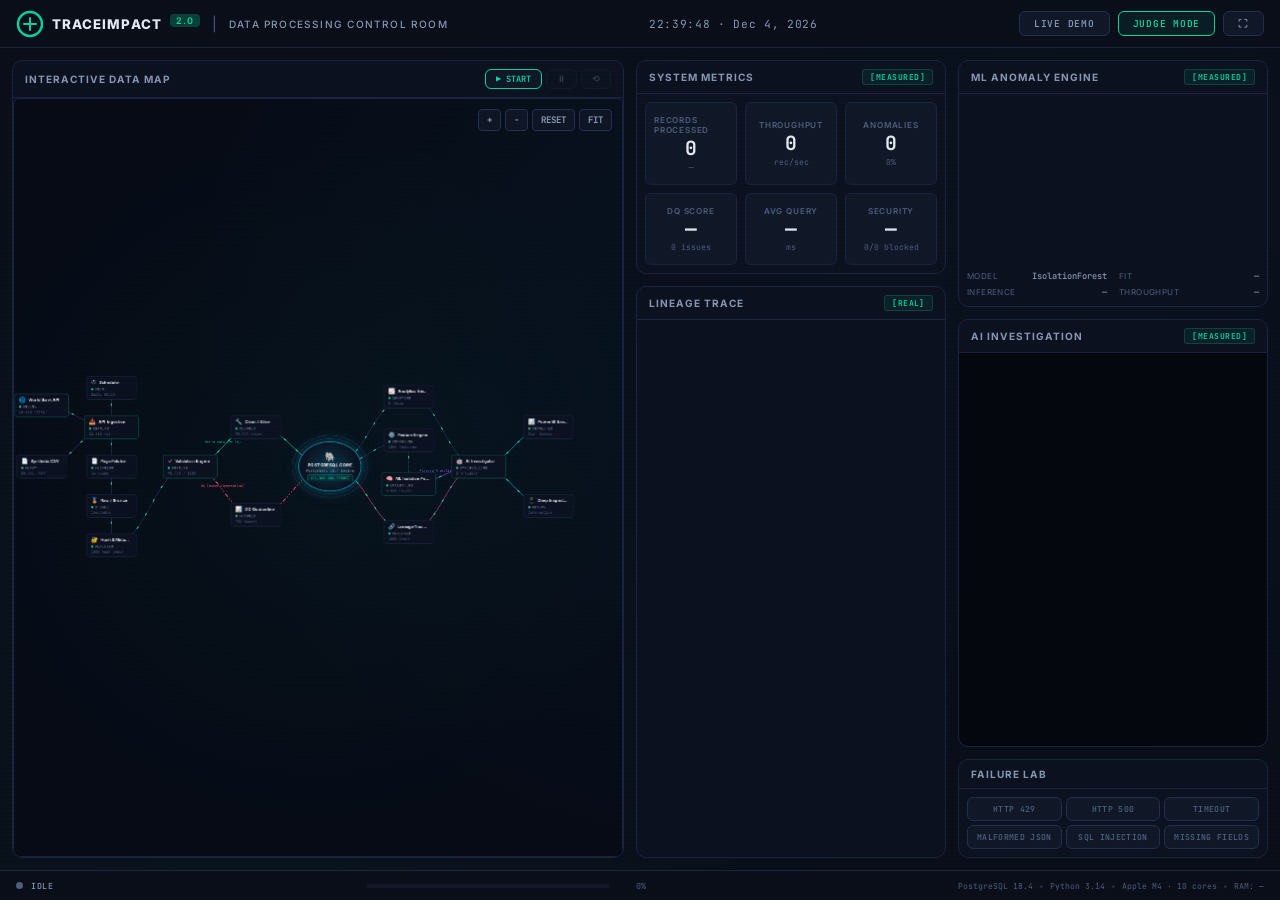
<file: index.html>
<!DOCTYPE html>
<html lang="en">
<head>
  <meta charset="UTF-8" />
  <meta name="viewport" content="width=device-width, initial-scale=1.0" />
  <title>TraceImpact — Data Processing Control Room</title>
  <meta name="description" content="TraceImpact 2.0 Digital Twin — Real-time pipeline simulation and monitoring control room for World Bank data ingestion, ML anomaly detection, and AI investigation." />
  <link rel="preconnect" href="https://fonts.googleapis.com" />
  <link rel="preconnect" href="https://fonts.gstatic.com" crossorigin />
  <link href="https://fonts.googleapis.com/css2?family=JetBrains+Mono:wght@300;400;500;600;700&family=Inter:wght@300;400;500;600;700;800;900&display=swap" rel="stylesheet" />
  <link rel="stylesheet" href="styles.css" />
</head>
<body>
  <!-- ═══════════════════ TOP BAR ═══════════════════ -->
  <header id="topbar">
    <div class="topbar-left">
      <div class="logo-mark">
        <svg width="28" height="28" viewBox="0 0 28 28" fill="none"><circle cx="14" cy="14" r="12" stroke="url(#g1)" stroke-width="2.5"/><path d="M8 14h12M14 8v12" stroke="url(#g1)" stroke-width="2" stroke-linecap="round"/><defs><linearGradient id="g1" x1="0" y1="0" x2="28" y2="28"><stop stop-color="#06d6a0"/><stop offset="1" stop-color="#118ab2"/></linearGradient></defs></svg>
      </div>
      <h1 class="brand">TRACEIMPACT <span class="version">2.0</span></h1>
      <span class="separator">|</span>
      <span class="subtitle">DATA PROCESSING CONTROL ROOM</span>
    </div>
    <div class="topbar-center" id="clock-container">
      <span id="live-clock" class="mono"></span>
    </div>
    <div class="topbar-right">
      <button id="btn-mode-toggle" class="topbar-btn" title="Switch mode">
        <span class="mode-label" id="mode-label">LIVE DEMO</span>
      </button>
      <button id="btn-judge-mode" class="topbar-btn accent" title="Judge Mode — 3-minute guided tour">JUDGE MODE</button>
      <button id="btn-fullscreen" class="topbar-btn" title="Toggle fullscreen">⛶</button>
    </div>
  </header>

  <!-- ═══════════════════ MAIN GRID ═══════════════════ -->
  <main id="control-room">

    <!-- ───── LEFT COLUMN: Pipeline Visualization ───── -->
    <section id="pipeline-col" class="panel">
      <div class="panel-header">
        <h2>Interactive Data Map</h2>
        <div class="panel-controls">
          <button id="btn-start" class="ctrl-btn start" title="Start simulation">▶ START</button>
          <button id="btn-pause" class="ctrl-btn" title="Pause" disabled>⏸</button>
          <button id="btn-reset" class="ctrl-btn" title="Reset" disabled>⟲</button>
        </div>
      </div>
      <div id="pipeline-canvas">
        <!-- Interactive Network Data Map mounted by JS -->
      </div>
      <!-- Stage detail flyout -->
      <div id="stage-detail" class="detail-flyout hidden">
        <button id="detail-close" class="detail-close-btn">✕</button>
        <h3 id="detail-title"></h3>
        <div id="detail-body"></div>
      </div>
    </section>

    <!-- ───── CENTER COLUMN: Metrics + Lineage ───── -->
    <section id="center-col">
      <!-- Top: Live Metrics Grid -->
      <div class="panel metrics-panel" id="metrics-panel">
        <div class="panel-header"><h2>System Metrics</h2><span class="provenance-badge" id="metrics-provenance">[MEASURED]</span></div>
        <div class="metrics-grid" id="metrics-grid">
          <div class="metric-card" id="mc-records">
            <span class="metric-label">Records Processed</span>
            <span class="metric-value" id="mv-records">0</span>
            <span class="metric-sub" id="ms-records">—</span>
          </div>
          <div class="metric-card" id="mc-throughput">
            <span class="metric-label">Throughput</span>
            <span class="metric-value" id="mv-throughput">0</span>
            <span class="metric-sub">rec/sec</span>
          </div>
          <div class="metric-card" id="mc-anomalies">
            <span class="metric-label">Anomalies</span>
            <span class="metric-value" id="mv-anomalies">0</span>
            <span class="metric-sub" id="ms-anomaly-rate">0%</span>
          </div>
          <div class="metric-card" id="mc-dq">
            <span class="metric-label">DQ Score</span>
            <span class="metric-value" id="mv-dq">—</span>
            <span class="metric-sub" id="ms-dq-issues">0 issues</span>
          </div>
          <div class="metric-card" id="mc-latency">
            <span class="metric-label">Avg Query</span>
            <span class="metric-value" id="mv-latency">—</span>
            <span class="metric-sub">ms</span>
          </div>
          <div class="metric-card" id="mc-security">
            <span class="metric-label">Security</span>
            <span class="metric-value" id="mv-security">—</span>
            <span class="metric-sub" id="ms-security">0/0 blocked</span>
          </div>
        </div>
      </div>

      <!-- Bottom: Traceability Visualization -->
      <div class="panel trace-panel" id="trace-panel">
        <div class="panel-header"><h2>Lineage Trace</h2><span class="provenance-badge">[REAL]</span></div>
        <div id="lineage-viz" class="lineage-container">
          <!-- Lineage chain rendered by JS -->
        </div>
      </div>
    </section>

    <!-- ───── RIGHT COLUMN: ML/AI + Failure Lab ───── -->
    <section id="right-col">
      <!-- ML Anomaly Panel -->
      <div class="panel ml-panel" id="ml-panel">
        <div class="panel-header"><h2>ML Anomaly Engine</h2><span class="provenance-badge">[MEASURED]</span></div>
        <div id="ml-viz" class="ml-container">
          <canvas id="anomaly-chart" width="340" height="180"></canvas>
          <div class="ml-stats" id="ml-stats">
            <div class="ml-stat"><span class="sl">Model</span><span class="sv">IsolationForest</span></div>
            <div class="ml-stat"><span class="sl">Fit</span><span class="sv" id="ml-fit-time">—</span></div>
            <div class="ml-stat"><span class="sl">Inference</span><span class="sv" id="ml-infer-time">—</span></div>
            <div class="ml-stat"><span class="sl">Throughput</span><span class="sv" id="ml-throughput">—</span></div>
          </div>
        </div>
      </div>

      <!-- AI Investigation Panel -->
      <div class="panel ai-panel" id="ai-panel">
        <div class="panel-header"><h2>AI Investigation</h2><span class="provenance-badge">[MEASURED]</span></div>
        <div id="ai-terminal" class="terminal">
          <div id="ai-output" class="terminal-output"></div>
        </div>
      </div>

      <!-- Failure Lab Panel -->
      <div class="panel failure-panel" id="failure-panel">
        <div class="panel-header"><h2>Failure Lab</h2></div>
        <div class="failure-grid" id="failure-grid">
          <button class="failure-btn" data-failure="http429">HTTP 429</button>
          <button class="failure-btn" data-failure="http500">HTTP 500</button>
          <button class="failure-btn" data-failure="timeout">Timeout</button>
          <button class="failure-btn" data-failure="malformed">Malformed JSON</button>
          <button class="failure-btn" data-failure="sqli">SQL Injection</button>
          <button class="failure-btn" data-failure="missing">Missing Fields</button>
        </div>
        <div id="failure-result" class="failure-result hidden"></div>
      </div>
    </section>
  </main>

  <!-- ═══════════════════ STATUS BAR ═══════════════════ -->
  <footer id="statusbar">
    <div class="status-left">
      <span class="status-dot" id="status-dot"></span>
      <span id="status-text">IDLE</span>
    </div>
    <div class="status-center" id="progress-section">
      <div class="progress-bar-track"><div class="progress-bar-fill" id="progress-fill"></div></div>
      <span id="progress-pct" class="mono">0%</span>
    </div>
    <div class="status-right">
      <span class="status-info">PostgreSQL 18.4</span>
      <span class="status-sep">•</span>
      <span class="status-info">Python 3.14</span>
      <span class="status-sep">•</span>
      <span class="status-info">Apple M4 · 10 cores</span>
      <span class="status-sep">•</span>
      <span class="status-info" id="mem-usage">RAM: —</span>
    </div>
  </footer>

  <!-- ═══════════════════ JUDGE MODE OVERLAY ═══════════════════ -->
  <div id="judge-overlay" class="overlay hidden">
    <div class="overlay-content">
      <div class="judge-header">
        <h2>🎯 JUDGE MODE</h2>
        <span class="judge-timer" id="judge-timer">3:00</span>
        <button id="judge-close" class="overlay-close">✕</button>
      </div>
      <div id="judge-narrative" class="judge-narrative">
        <p id="judge-text"></p>
      </div>
      <div class="judge-controls">
        <button id="judge-prev" class="ctrl-btn" disabled>← PREV</button>
        <span id="judge-step-indicator" class="mono">1 / 8</span>
        <button id="judge-next" class="ctrl-btn accent">NEXT →</button>
      </div>
    </div>
  </div>

  <!-- ═══════════════════ SCALE OVERLAY ═══════════════════ -->
  <div id="scale-overlay" class="overlay hidden">
    <div class="overlay-content scale-content">
      <h2>⚡ Stress Simulation Scale</h2>
      <button id="scale-close" class="overlay-close">✕</button>
      <div class="scale-slider-container">
        <input type="range" id="scale-slider" min="0" max="4" step="1" value="0" />
        <div class="scale-labels">
          <span class="scale-label active" data-idx="0">1K</span>
          <span class="scale-label" data-idx="1">10K</span>
          <span class="scale-label" data-idx="2">100K</span>
          <span class="scale-label" data-idx="3">500K</span>
          <span class="scale-label" data-idx="4">1M</span>
        </div>
      </div>
      <div id="scale-projections" class="scale-projections"></div>
    </div>
  </div>

  <script src="data.js"></script>
  <script src="pipeline.js"></script>
  <script src="particles.js"></script>
  <script src="app.js"></script>
</body>
</html>
</file>
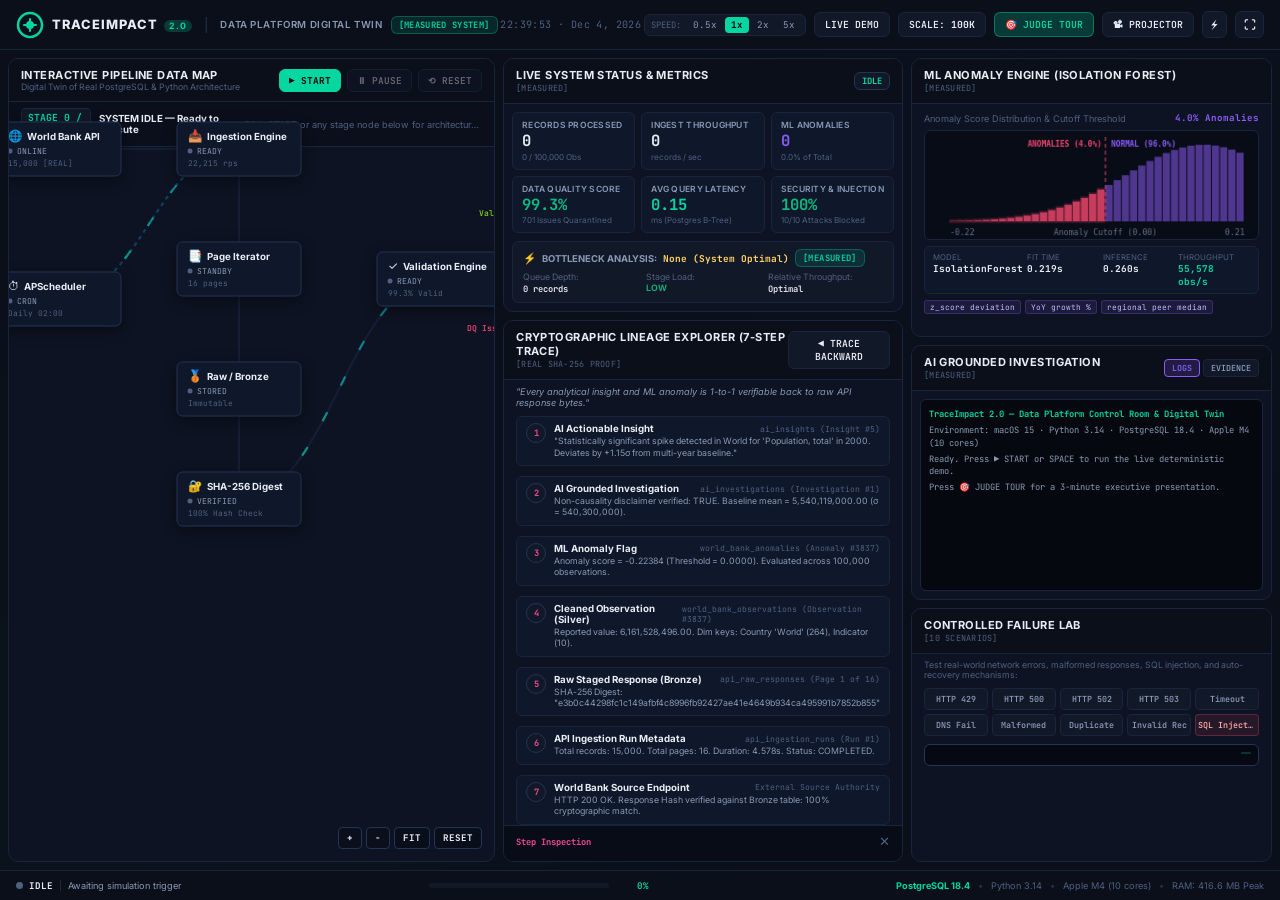
<file: demo/index.html>
<!DOCTYPE html>
<html lang="en">
<head>
  <meta charset="UTF-8" />
  <meta name="viewport" content="width=device-width, initial-scale=1.0" />
  <title>TraceImpact 2.0 — Data Platform Control Center & Digital Twin</title>
  <meta name="description" content="TraceImpact 2.0 Digital Twin — Real-time pipeline simulation and monitoring control room for World Bank data ingestion, ML anomaly detection, and cryptographic lineage." />
  <link rel="preconnect" href="https://fonts.googleapis.com" />
  <link rel="preconnect" href="https://fonts.gstatic.com" crossorigin />
  <link href="https://fonts.googleapis.com/css2?family=JetBrains+Mono:wght@300;400;500;600;700&family=Inter:wght@300;400;500;600;700;800;900&display=swap" rel="stylesheet" />
  <link rel="stylesheet" href="styles.css" />
</head>
<body>
  <!-- ═══════════════════ TOP BAR ═══════════════════ -->
  <header id="topbar">
    <div class="topbar-left">
      <div class="logo-mark">
        <svg width="28" height="28" viewBox="0 0 28 28" fill="none">
          <circle cx="14" cy="14" r="12" stroke="url(#g1)" stroke-width="2.5"/>
          <path d="M8 14h12M14 8v12" stroke="url(#g1)" stroke-width="2" stroke-linecap="round"/>
          <circle cx="14" cy="14" r="4" fill="#06d6a0"/>
          <defs>
            <linearGradient id="g1" x1="0" y1="0" x2="28" y2="28">
              <stop stop-color="#06d6a0"/>
              <stop offset="1" stop-color="#118ab2"/>
            </linearGradient>
          </defs>
        </svg>
      </div>
      <h1 class="brand">TRACEIMPACT <span class="version">2.0</span></h1>
      <span class="separator">|</span>
      <span class="subtitle">DATA PLATFORM DIGITAL TWIN</span>
      <span class="provenance-pill measured" id="global-badge">[MEASURED SYSTEM]</span>
    </div>

    <div class="topbar-center" id="clock-container">
      <span id="live-clock" class="mono"></span>
    </div>

    <div class="topbar-right">
      <!-- Speed selector -->
      <div class="speed-selector" title="Simulation Speed">
        <span class="ctrl-label">SPEED:</span>
        <button class="speed-btn" data-speed="0.5">0.5x</button>
        <button class="speed-btn active" data-speed="1.0">1x</button>
        <button class="speed-btn" data-speed="2.0">2x</button>
        <button class="speed-btn" data-speed="5.0">5x</button>
      </div>

      <!-- Mode toggle -->
      <button id="btn-mode-toggle" class="topbar-btn" title="Toggle Simulation Mode (Live Demo vs Stress Sim)">
        <span class="mode-label" id="mode-label">LIVE DEMO</span>
      </button>

      <!-- Scale / Workload selector -->
      <button id="btn-scale-toggle" class="topbar-btn" title="Adjust Scale / Workload (1K to 1M)">
        <span>SCALE: <strong id="current-scale-label">100K</strong></span>
      </button>

      <!-- Judge Mode -->
      <button id="btn-judge-mode" class="topbar-btn accent" title="Judge Mode — 3-minute guided executive walkthrough">
        🎯 JUDGE TOUR
      </button>

      <!-- Projector / Presentation Mode -->
      <button id="btn-projector" class="topbar-btn" title="Toggle Projector Presentation Mode (Enlarged for Large Displays)">
        📽 PROJECTOR
      </button>

      <!-- Motion Toggle -->
      <button id="btn-motion" class="topbar-btn icon-only" title="Toggle Reduced Motion">
        ⚡
      </button>

      <!-- Fullscreen -->
      <button id="btn-fullscreen" class="topbar-btn icon-only" title="Toggle Fullscreen (F)">
        ⛶
      </button>
    </div>
  </header>

  <!-- ═══════════════════ MAIN CONTROL ROOM GRID ═══════════════════ -->
  <main id="control-room">

    <!-- ───── LEFT COLUMN: Pipeline Network Topology ───── -->
    <section id="pipeline-col" class="panel">
      <div class="panel-header">
        <div class="panel-title-wrap">
          <h2>Interactive Pipeline Data Map</h2>
          <span class="panel-sub">Digital Twin of Real PostgreSQL & Python Architecture</span>
        </div>
        <div class="panel-controls">
          <button id="btn-start" class="ctrl-btn start" title="Start Simulation (Space)">▶ START</button>
          <button id="btn-pause" class="ctrl-btn" title="Pause Simulation" disabled>⏸ PAUSE</button>
          <button id="btn-reset" class="ctrl-btn" title="Reset Simulation (R)" disabled>⟲ RESET</button>
        </div>
      </div>

      <!-- Active Stage Breadcrumb Banner -->
      <div id="active-stage-banner" class="active-stage-banner">
        <span class="stage-step-pill" id="stage-step-num">STAGE 0 / 8</span>
        <span class="stage-step-name" id="stage-step-name">SYSTEM IDLE — Ready to Execute</span>
        <span class="stage-step-desc" id="stage-step-desc">Click START or any stage node below for architectural deep-dive</span>
      </div>

      <!-- Map Viewport Container -->
      <div id="pipeline-canvas" class="pipeline-canvas-wrap">
        <!-- Interactive Network Data Map mounted by JS -->
      </div>

      <!-- Stage Detail Flyout Inspector -->
      <div id="stage-detail" class="detail-flyout hidden">
        <div class="detail-header">
          <div class="detail-title-wrap">
            <h3 id="detail-title">Stage Inspector</h3>
            <span id="detail-badge" class="provenance-pill measured">[MEASURED]</span>
          </div>
          <button id="detail-close" class="detail-close-btn" title="Close (Esc)">✕</button>
        </div>
        <div id="detail-body" class="detail-body-scroll">
          <!-- Populated dynamically by JS -->
        </div>
      </div>
    </section>

    <!-- ───── CENTER COLUMN: Metrics, Bottleneck & Lineage ───── -->
    <section id="center-col">
      <!-- Top: Live System Metrics Grid -->
      <div class="panel metrics-panel" id="metrics-panel">
        <div class="panel-header">
          <div class="panel-title-wrap">
            <h2>Live System Status & Metrics</h2>
            <span class="provenance-badge" id="metrics-provenance">[MEASURED]</span>
          </div>
          <div class="status-indicator-badge" id="pipeline-status-badge">IDLE</div>
        </div>

        <div class="metrics-grid" id="metrics-grid">
          <div class="metric-card" id="mc-records">
            <span class="metric-label">Records Processed</span>
            <span class="metric-value" id="mv-records">0</span>
            <span class="metric-sub" id="ms-records">0 / 100,000 Obs</span>
          </div>
          <div class="metric-card" id="mc-throughput">
            <span class="metric-label">Ingest Throughput</span>
            <span class="metric-value" id="mv-throughput">0</span>
            <span class="metric-sub">records / sec</span>
          </div>
          <div class="metric-card" id="mc-anomalies">
            <span class="metric-label">ML Anomalies</span>
            <span class="metric-value text-purple" id="mv-anomalies">0</span>
            <span class="metric-sub" id="ms-anomaly-rate">0.0% of Total</span>
          </div>
          <div class="metric-card" id="mc-dq">
            <span class="metric-label">Data Quality Score</span>
            <span class="metric-value text-emerald" id="mv-dq">99.3%</span>
            <span class="metric-sub" id="ms-dq-issues">701 Issues Quarantined</span>
          </div>
          <div class="metric-card" id="mc-latency">
            <span class="metric-label">Avg Query Latency</span>
            <span class="metric-value text-cyan" id="mv-latency">0.15</span>
            <span class="metric-sub">ms (Postgres B-Tree)</span>
          </div>
          <div class="metric-card" id="mc-security">
            <span class="metric-label">Security & Injection</span>
            <span class="metric-value text-emerald" id="mv-security">100%</span>
            <span class="metric-sub" id="ms-security">10/10 Attacks Blocked</span>
          </div>
        </div>

        <!-- Bottleneck Monitor Widget -->
        <div class="bottleneck-widget" id="bottleneck-widget">
          <div class="bw-header">
            <span class="bw-icon">⚡</span>
            <span class="bw-title">BOTTLENECK ANALYSIS:</span>
            <span class="bw-stage mono text-amber" id="bw-stage">None (System Optimal)</span>
            <span class="provenance-pill measured" id="bw-provenance">[MEASURED]</span>
          </div>
          <div class="bw-body">
            <div class="bw-metric">
              <span class="bwm-label">Queue Depth:</span>
              <span class="bwm-val mono" id="bw-queue">0 records</span>
            </div>
            <div class="bw-metric">
              <span class="bwm-label">Stage Load:</span>
              <span class="bwm-val text-emerald" id="bw-load">LOW</span>
            </div>
            <div class="bw-metric">
              <span class="bwm-label">Relative Throughput:</span>
              <span class="bwm-val mono" id="bw-throughput">Optimal</span>
            </div>
          </div>
        </div>
      </div>

      <!-- Bottom: Cryptographic 7-Step Lineage Drilldown -->
      <div class="panel trace-panel" id="trace-panel">
        <div class="panel-header">
          <div class="panel-title-wrap">
            <h2>Cryptographic Lineage Explorer (7-Step Trace)</h2>
            <span class="provenance-badge">[REAL SHA-256 PROOF]</span>
          </div>
          <div class="trace-controls">
            <button id="btn-trace-backward" class="topbar-btn small" title="Trace Backward Step-by-Step">
              ◀ TRACE BACKWARD
            </button>
          </div>
        </div>
        <p class="trace-intro">
          "Every analytical insight and ML anomaly is 1-to-1 verifiable back to raw API response bytes."
        </p>
        <div id="lineage-viz" class="lineage-container">
          <!-- Lineage chain rendered dynamically by JS -->
        </div>

        <!-- Lineage Step Payload Viewer -->
        <div id="lineage-payload-viewer" class="lineage-payload-viewer hidden">
          <div class="lpv-header">
            <span id="lpv-title" class="lpv-title">Step Inspection</span>
            <button id="lpv-close" class="lpv-close">✕</button>
          </div>
          <div id="lpv-body" class="lpv-body mono"></div>
        </div>
      </div>
    </section>

    <!-- ───── RIGHT COLUMN: ML/AI & Failure Lab ───── -->
    <section id="right-col">
      <!-- ML Anomaly Detection Engine Panel -->
      <div class="panel ml-panel" id="ml-panel">
        <div class="panel-header">
          <div class="panel-title-wrap">
            <h2>ML Anomaly Engine (Isolation Forest)</h2>
            <span class="provenance-badge">[MEASURED]</span>
          </div>
        </div>
        <div id="ml-viz" class="ml-container">
          <div class="chart-header-row">
            <span class="chart-subtitle">Anomaly Score Distribution & Cutoff Threshold</span>
            <span class="chart-stat mono text-purple">4.0% Anomalies</span>
          </div>
          <canvas id="anomaly-chart" width="340" height="150"></canvas>
          <div class="ml-stats" id="ml-stats">
            <div class="ml-stat"><span class="sl">Model</span><span class="sv">IsolationForest</span></div>
            <div class="ml-stat"><span class="sl">Fit Time</span><span class="sv" id="ml-fit-time">0.219s</span></div>
            <div class="ml-stat"><span class="sl">Inference</span><span class="sv" id="ml-infer-time">0.260s</span></div>
            <div class="ml-stat"><span class="sl">Throughput</span><span class="sv text-cyan" id="ml-throughput">55,578 obs/s</span></div>
          </div>
          <div class="ml-features-list">
            <span class="fl-tag">z_score deviation</span>
            <span class="fl-tag">YoY growth %</span>
            <span class="fl-tag">regional peer median</span>
          </div>
        </div>
      </div>

      <!-- AI Grounded Investigation Panel -->
      <div class="panel ai-panel" id="ai-panel">
        <div class="panel-header">
          <div class="panel-title-wrap">
            <h2>AI Grounded Investigation</h2>
            <span class="provenance-badge">[MEASURED]</span>
          </div>
          <div class="ai-tabs">
            <button class="ai-tab-btn active" data-tab="terminal">LOGS</button>
            <button class="ai-tab-btn" data-tab="evidence">EVIDENCE</button>
          </div>
        </div>

        <div id="ai-tab-terminal" class="ai-tab-content active">
          <div id="ai-terminal" class="terminal">
            <div id="ai-output" class="terminal-output"></div>
          </div>
        </div>

        <div id="ai-tab-evidence" class="ai-tab-content">
          <div class="evidence-card" id="ai-evidence-card">
            <div class="ec-header">
              <span class="ec-anomaly-id mono text-purple">Anomaly #3837: World (2000)</span>
              <span class="ec-badge text-emerald">NON-CAUSALITY VERIFIED</span>
            </div>
            <div class="ec-section">
              <strong class="ec-sec-title">OBSERVED DATA:</strong>
              <p class="ec-text" id="ec-observed">
                Indicator 'Population, total' for World reported 6,161,528,496.00 in 2000, representing a +18.4% shift over baseline window.
              </p>
            </div>
            <div class="ec-section">
              <strong class="ec-sec-title">AI INTERPRETATION:</strong>
              <p class="ec-text" id="ec-interpretation">
                Statistical model identifies this as an anomalous acceleration relative to historical trajectory. Reflects demographic survey recalculation rather than sudden organic acceleration.
              </p>
            </div>
            <div class="ec-evidence-box mono" id="ec-evidence-box">
              • Value: 6,161,528,496 | Baseline: 5,540,119,000 (σ = 540M)<br/>
              • Anomaly Score: -0.2238 | Threshold: 0.0000<br/>
              • Provenance: api_raw_responses.id = 1 (SHA-256 Validated)
            </div>
            <div class="ec-disclaimer">
              ⚠️ <em>NOTE: Statistical deviation confirms anomaly status. It does NOT establish economic causality.</em>
            </div>
          </div>
        </div>
      </div>

      <!-- Failure Lab Panel (10 Controlled Scenarios) -->
      <div class="panel failure-panel" id="failure-panel">
        <div class="panel-header">
          <div class="panel-title-wrap">
            <h2>Controlled Failure Lab</h2>
            <span class="provenance-badge">[10 SCENARIOS]</span>
          </div>
        </div>
        <p class="failure-intro">
          Test real-world network errors, malformed responses, SQL injection, and auto-recovery mechanisms:
        </p>
        <div class="failure-grid" id="failure-grid">
          <button class="failure-btn" data-failure="http429" title="HTTP 429 Rate Limit Exponential Backoff">HTTP 429</button>
          <button class="failure-btn" data-failure="http500" title="HTTP 500 Server Error Non-fatal Recovery">HTTP 500</button>
          <button class="failure-btn" data-failure="http502" title="HTTP 502 Bad Gateway Connection Reset">HTTP 502</button>
          <button class="failure-btn" data-failure="http503" title="HTTP 503 Retry-After Maintenance">HTTP 503</button>
          <button class="failure-btn" data-failure="timeout" title="15s Socket Timeout Graceful Trapping">Timeout</button>
          <button class="failure-btn" data-failure="conn_failure" title="DNS Resolution Failure Fallback">DNS Fail</button>
          <button class="failure-btn" data-failure="malformed" title="Malformed HTML/JSON Body Quarantine">Malformed</button>
          <button class="failure-btn" data-failure="duplicates" title="100K Repeated Batch Idempotent UPSERT">Duplicate</button>
          <button class="failure-btn" data-failure="invalid_record" title="Missing Fields & Out-of-Range Quarantine">Invalid Rec</button>
          <button class="failure-btn accent" data-failure="sqli_attack" title="SQL Injection Blacklist & AST Blocking">SQL Injection</button>
        </div>
        <div id="failure-result" class="failure-result hidden">
          <div class="fr-header">
            <span id="fr-title" class="fr-title"></span>
            <span id="fr-status" class="fr-badge"></span>
          </div>
          <div id="fr-log" class="fr-log mono"></div>
        </div>
      </div>
    </section>
  </main>

  <!-- ═══════════════════ BOTTOM STATUS BAR ═══════════════════ -->
  <footer id="statusbar">
    <div class="status-left">
      <span class="status-dot idle" id="status-dot"></span>
      <span id="status-text" class="status-main-text">IDLE</span>
      <span class="status-sep">|</span>
      <span class="status-sub-text" id="status-stage-label">Awaiting simulation trigger</span>
    </div>
    <div class="status-center" id="progress-section">
      <div class="progress-bar-track">
        <div class="progress-bar-fill" id="progress-fill"></div>
      </div>
      <span id="progress-pct" class="mono">0%</span>
    </div>
    <div class="status-right">
      <span class="status-info"><strong class="text-cyan">PostgreSQL 18.4</strong></span>
      <span class="status-sep">•</span>
      <span class="status-info">Python 3.14</span>
      <span class="status-sep">•</span>
      <span class="status-info">Apple M4 (10 cores)</span>
      <span class="status-sep">•</span>
      <span class="status-info" id="mem-usage">RAM: 416.6 MB Peak</span>
    </div>
  </footer>

  <!-- ═══════════════════ JUDGE MODE TOUR OVERLAY ═══════════════════ -->
  <div id="judge-overlay" class="overlay hidden">
    <div class="overlay-content judge-modal">
      <div class="judge-header">
        <div class="judge-title-wrap">
          <h2>🎯 JUDGE MODE — 3-Minute Executive Tour</h2>
          <span class="judge-sub">Step-by-step presentation of TraceImpact 2.0 core engineering achievements</span>
        </div>
        <span class="judge-timer mono" id="judge-timer">3:00</span>
        <button id="judge-close" class="overlay-close" title="Close (Esc)">✕</button>
      </div>
      <div id="judge-narrative" class="judge-narrative">
        <h3 id="judge-step-title" class="judge-step-title"></h3>
        <p id="judge-text" class="judge-text"></p>
      </div>
      <div class="judge-controls">
        <button id="judge-prev" class="ctrl-btn" disabled>← PREVIOUS</button>
        <span id="judge-step-indicator" class="mono">1 / 8</span>
        <button id="judge-next" class="ctrl-btn accent">NEXT STEP →</button>
      </div>
    </div>
  </div>

  <!-- ═══════════════════ SCALE / WORKLOAD OVERLAY ═══════════════════ -->
  <div id="scale-overlay" class="overlay hidden">
    <div class="overlay-content scale-content">
      <div class="scale-header">
        <h2>⚡ Workload Scale & Stress Projections</h2>
        <button id="scale-close" class="overlay-close" title="Close (Esc)">✕</button>
      </div>
      <p class="scale-intro">
        Select target observation volume. All metrics dynamically scale with measured batch throughput (<code>22,215 records/sec</code>) and Isolation Forest performance:
      </p>
      <div class="scale-slider-container">
        <input type="range" id="scale-slider" min="0" max="6" step="1" value="3" />
        <div class="scale-labels">
          <span class="scale-label" data-idx="0">1K</span>
          <span class="scale-label" data-idx="1">10K</span>
          <span class="scale-label" data-idx="2">50K</span>
          <span class="scale-label active" data-idx="3">100K</span>
          <span class="scale-label" data-idx="4">250K</span>
          <span class="scale-label" data-idx="5">500K</span>
          <span class="scale-label" data-idx="6">1M</span>
        </div>
      </div>
      <div id="scale-projections" class="scale-projections">
        <!-- Populated dynamically by JS -->
      </div>
      <div class="scale-footer">
        <button id="btn-apply-scale" class="ctrl-btn accent">APPLY WORKLOAD TO SIMULATION</button>
      </div>
    </div>
  </div>

  <script src="data.js"></script>
  <script src="pipeline.js"></script>
  <script src="particles.js"></script>
  <script src="app.js"></script>
</body>
</html>
</file>
<file: styles.css>
/* ═══════════════════════════════════════════════════════════════════
   TraceImpact 2.0 — Data Processing Control Room
   Design System & Core Styles
   ═══════════════════════════════════════════════════════════════════ */

/* ─── Design Tokens ─── */
:root {
  /* Palette — dark professional */
  --bg-void:      #05080e;
  --bg-primary:   #0a0f1a;
  --bg-panel:     #0d1322;
  --bg-elevated:  #111828;
  --bg-hover:     #172038;
  --border-subtle:#1a2540;
  --border-accent:#243050;

  /* Accent colors */
  --cyan:         #06d6a0;
  --cyan-dim:     rgba(6, 214, 160, 0.25);
  --cyan-glow:    rgba(6, 214, 160, 0.08);
  --blue:         #118ab2;
  --blue-dim:     rgba(17, 138, 178, 0.25);
  --amber:        #ffd166;
  --amber-dim:    rgba(255, 209, 102, 0.15);
  --red:          #ef476f;
  --red-dim:      rgba(239, 71, 111, 0.15);
  --purple:       #8b5cf6;
  --purple-dim:   rgba(139, 92, 246, 0.15);

  /* Text */
  --text-primary: #e8ecf4;
  --text-secondary:#8899b4;
  --text-muted:   #4f6080;
  --text-accent:  var(--cyan);

  /* Typography */
  --font-sans:    'Inter', -apple-system, BlinkMacSystemFont, sans-serif;
  --font-mono:    'JetBrains Mono', 'Fira Code', monospace;

  /* Spacing */
  --gap-xs:  4px;
  --gap-sm:  8px;
  --gap-md:  12px;
  --gap-lg:  16px;
  --gap-xl:  24px;

  /* Radii */
  --radius-sm: 6px;
  --radius-md: 10px;
  --radius-lg: 14px;

  /* Transitions */
  --ease-out: cubic-bezier(0.22, 1, 0.36, 1);

  /* Pipeline stage colors */
  --stage-api:       #118ab2;
  --stage-scheduler: #0ea5e9;
  --stage-ingest:    #06b6d4;
  --stage-paginate:  #14b8a6;
  --stage-bronze:    #d97706;
  --stage-hash:      #f59e0b;
  --stage-validate:  #06d6a0;
  --stage-dq:        #22c55e;
  --stage-clean:     #84cc16;
  --stage-postgres:  #336791;
  --stage-ml:        #8b5cf6;
  --stage-ai:        #a855f7;
  --stage-lineage:   #ec4899;
  --stage-dashboard: #06d6a0;
}

/* ─── Reset & Base ─── */
*, *::before, *::after { box-sizing: border-box; margin: 0; padding: 0; }

html {
  font-size: 14px;
  -webkit-font-smoothing: antialiased;
  -moz-osx-font-smoothing: grayscale;
}

body {
  font-family: var(--font-sans);
  background:
    radial-gradient(circle at 20% 80%, rgba(6, 214, 160, 0.03) 0%, transparent 50%),
    radial-gradient(circle at 80% 20%, rgba(17, 138, 178, 0.03) 0%, transparent 50%),
    linear-gradient(rgba(10, 15, 26, 0.97), rgba(10, 15, 26, 0.97)),
    repeating-linear-gradient(0deg, transparent, transparent 49px, rgba(26, 37, 64, 0.15) 49px, rgba(26, 37, 64, 0.15) 50px),
    repeating-linear-gradient(90deg, transparent, transparent 49px, rgba(26, 37, 64, 0.15) 49px, rgba(26, 37, 64, 0.15) 50px);
  background-color: var(--bg-void);
  color: var(--text-primary);
  overflow: hidden;
  height: 100vh;
  display: flex;
  flex-direction: column;
}

/* Subtle scanline overlay */
body::after {
  content: "";
  position: fixed;
  inset: 0;
  pointer-events: none;
  z-index: 9999;
  background: repeating-linear-gradient(
    0deg,
    transparent,
    transparent 2px,
    rgba(0, 0, 0, 0.03) 2px,
    rgba(0, 0, 0, 0.03) 4px
  );
}

.mono { font-family: var(--font-mono); }

/* ─── Scrollbar ─── */
::-webkit-scrollbar { width: 5px; height: 5px; }
::-webkit-scrollbar-track { background: transparent; }
::-webkit-scrollbar-thumb { background: var(--border-accent); border-radius: 3px; }
::-webkit-scrollbar-thumb:hover { background: var(--text-muted); }

/* ═══ TOP BAR ═══ */
#topbar {
  display: flex;
  align-items: center;
  justify-content: space-between;
  padding: 0 var(--gap-lg);
  height: 48px;
  background: var(--bg-primary);
  border-bottom: 1px solid var(--border-subtle);
  flex-shrink: 0;
  z-index: 100;
}

.topbar-left {
  display: flex;
  align-items: center;
  gap: var(--gap-sm);
}

.logo-mark { display: flex; align-items: center; }

.brand {
  font-size: 0.95rem;
  font-weight: 800;
  letter-spacing: 0.08em;
  color: var(--text-primary);
}

.brand .version {
  font-size: 0.65rem;
  font-weight: 600;
  color: var(--cyan);
  background: var(--cyan-dim);
  padding: 1px 6px;
  border-radius: 4px;
  vertical-align: super;
  margin-left: 4px;
}

.separator {
  color: var(--text-muted);
  margin: 0 4px;
}

.subtitle {
  font-size: 0.72rem;
  font-weight: 500;
  color: var(--text-secondary);
  letter-spacing: 0.12em;
  text-transform: uppercase;
}

.topbar-center {
  font-family: var(--font-mono);
  font-size: 0.8rem;
  color: var(--text-secondary);
  letter-spacing: 0.06em;
}

.topbar-right {
  display: flex;
  align-items: center;
  gap: var(--gap-sm);
}

.topbar-btn {
  font-family: var(--font-mono);
  font-size: 0.68rem;
  font-weight: 600;
  letter-spacing: 0.08em;
  text-transform: uppercase;
  padding: 5px 14px;
  border: 1px solid var(--border-accent);
  border-radius: var(--radius-sm);
  background: var(--bg-elevated);
  color: var(--text-secondary);
  cursor: pointer;
  transition: all 0.2s var(--ease-out);
}

.topbar-btn:hover {
  background: var(--bg-hover);
  color: var(--text-primary);
  border-color: var(--text-muted);
}

.topbar-btn.accent {
  border-color: var(--cyan);
  color: var(--cyan);
  background: var(--cyan-glow);
}

.topbar-btn.accent:hover {
  background: var(--cyan-dim);
}

.topbar-btn.active {
  background: var(--cyan-dim);
  border-color: var(--cyan);
  color: var(--cyan);
}

.mode-label { pointer-events: none; }

/* ═══ MAIN GRID ═══ */
#control-room {
  display: grid;
  grid-template-columns: minmax(580px, 1.4fr) 310px 310px;
  gap: var(--gap-md);
  padding: var(--gap-md);
  flex: 1;
  min-height: 0;
  overflow: hidden;
}

/* ═══ PANEL BASE ═══ */
.panel {
  background: rgba(13, 19, 34, 0.85);
  backdrop-filter: blur(12px);
  -webkit-backdrop-filter: blur(12px);
  border: 1px solid var(--border-subtle);
  border-radius: var(--radius-md);
  display: flex;
  flex-direction: column;
  overflow: hidden;
  position: relative;
  transition: border-color 0.3s var(--ease-out), box-shadow 0.3s var(--ease-out);
}

.panel:hover {
  border-color: var(--border-accent);
  box-shadow: 0 0 20px rgba(6, 214, 160, 0.04);
}

.panel-header {
  display: flex;
  align-items: center;
  justify-content: space-between;
  padding: var(--gap-sm) var(--gap-md);
  border-bottom: 1px solid var(--border-subtle);
  flex-shrink: 0;
}

.panel-header h2 {
  font-size: 0.72rem;
  font-weight: 700;
  text-transform: uppercase;
  letter-spacing: 0.1em;
  color: var(--text-secondary);
}

.provenance-badge {
  font-family: var(--font-mono);
  font-size: 0.58rem;
  font-weight: 600;
  padding: 2px 7px;
  border-radius: 3px;
  letter-spacing: 0.06em;
}

.provenance-badge[data-type="measured"], .provenance-badge:not([data-type]) {
  color: var(--cyan);
  background: var(--cyan-glow);
  border: 1px solid rgba(6, 214, 160, 0.2);
}

/* ═══ PIPELINE COLUMN ═══ */
#pipeline-col {
  min-width: 0;
}

.panel-controls {
  display: flex;
  gap: var(--gap-xs);
}

.ctrl-btn {
  font-family: var(--font-mono);
  font-size: 0.62rem;
  font-weight: 600;
  padding: 3px 10px;
  border: 1px solid var(--border-accent);
  border-radius: var(--radius-sm);
  background: var(--bg-elevated);
  color: var(--text-secondary);
  cursor: pointer;
  transition: all 0.2s var(--ease-out);
}

.ctrl-btn:hover:not(:disabled) {
  background: var(--bg-hover);
  color: var(--text-primary);
}

.ctrl-btn:disabled {
  opacity: 0.3;
  cursor: default;
}

.ctrl-btn.start {
  border-color: var(--cyan);
  color: var(--cyan);
}

.ctrl-btn.start:hover { background: var(--cyan-dim); }

.ctrl-btn.accent {
  border-color: var(--cyan);
  color: var(--cyan);
}

.ctrl-btn.accent:hover { background: var(--cyan-dim); }

#pipeline-canvas {
  flex: 1;
  position: relative;
  overflow: hidden;
  padding: var(--gap-md);
}

#particle-canvas {
  position: absolute;
  top: 0;
  left: 0;
  width: 100%;
  height: 100%;
  pointer-events: none;
  z-index: 2;
}

/* ═══ INTERACTIVE NETWORK DATA MAP ═══ */
.network-map-container {
  position: relative;
  width: 100%;
  height: 100%;
  overflow: hidden;
  background:
    radial-gradient(circle at 50% 50%, rgba(6, 214, 160, 0.03) 0%, transparent 75%),
    radial-gradient(circle at 700px 220px, rgba(17, 138, 178, 0.06) 0%, transparent 60%),
    #070c17;
  border-radius: var(--radius-sm);
  border: 1px solid var(--border-subtle);
  user-select: none;
}

.map-viewport {
  position: absolute;
  top: 0;
  left: 0;
  width: 1350px;
  height: 500px;
  transform-origin: 0 0;
  will-change: transform;
}

.map-svg-layer {
  position: absolute;
  top: 0;
  left: 0;
  width: 1350px;
  height: 500px;
  pointer-events: auto;
  z-index: 1;
}

.map-canvas-layer {
  position: absolute;
  top: 0;
  left: 0;
  width: 1350px;
  height: 500px;
  pointer-events: none;
  z-index: 2;
}

.map-nodes-container {
  position: absolute;
  top: 0;
  left: 0;
  width: 1350px;
  height: 500px;
  z-index: 3;
  pointer-events: none;
}

/* SVG Route Track Styles */
.map-route-track {
  stroke: rgba(36, 48, 80, 0.7);
  stroke-width: 2.2;
  fill: none;
  transition: all 0.3s var(--ease-out);
}

.map-route-track.route-clean {
  stroke: rgba(6, 214, 160, 0.45);
  stroke-width: 2.5;
}

.map-route-track.route-dq {
  stroke: rgba(239, 71, 111, 0.55);
  stroke-dasharray: 4 3;
  stroke-width: 2.5;
}

.map-route-track.route-ml {
  stroke: rgba(139, 92, 246, 0.45);
  stroke-width: 2.5;
}

.map-route-track.route-lineage {
  stroke: rgba(236, 72, 153, 0.45);
  stroke-width: 2.5;
}

.map-route-track.route-ai {
  stroke: rgba(6, 182, 212, 0.45);
  stroke-width: 2.5;
}

.map-route-track.trace-active {
  stroke: var(--amber) !important;
  stroke-width: 4 !important;
  filter: drop-shadow(0 0 6px var(--amber));
  opacity: 1 !important;
}

.map-route-track.dimmed {
  opacity: 0.15;
}

.map-route-pulse {
  stroke: var(--cyan);
  stroke-width: 3;
  fill: none;
  stroke-dasharray: 6 30;
  animation: routePulse 1.8s linear infinite;
  opacity: 0.8;
}

.map-route-pulse.route-dq {
  stroke: var(--red);
  animation-duration: 1.2s;
}

@keyframes routePulse {
  from { stroke-dashoffset: 36; }
  to { stroke-dashoffset: 0; }
}

.map-route-label {
  font-family: var(--font-mono);
  font-size: 7.5px;
  font-weight: 600;
  fill: var(--text-secondary);
  opacity: 0.75;
}

.map-route-label.label-clean { fill: var(--cyan); }
.map-route-label.label-dq { fill: var(--red); }
.map-route-label.label-ml { fill: var(--purple); }

/* Spatial Network Node Styles */
.map-node {
  position: absolute;
  transform: translate(-50%, -50%);
  pointer-events: auto;
  cursor: pointer;
  transition: all 0.25s var(--ease-out);
  border-radius: var(--radius-sm);
  background: rgba(13, 19, 34, 0.94);
  border: 1px solid var(--border-accent);
  backdrop-filter: blur(8px);
  padding: 6px 10px;
  width: 115px;
  user-select: none;
}

.map-node:hover {
  border-color: var(--cyan);
  box-shadow: 0 0 16px var(--cyan-dim);
  z-index: 10;
  transform: translate(-50%, -50%) scale(1.05);
}

.map-node.tier-major {
  width: 125px;
  border-color: rgba(6, 214, 160, 0.4);
}

.map-node.tier-core {
  width: 145px;
  height: 115px;
  border-radius: 50%;
  display: flex;
  align-items: center;
  justify-content: center;
  background: radial-gradient(circle, rgba(17, 138, 178, 0.3) 0%, rgba(13, 19, 34, 0.96) 70%);
  border: 2px solid var(--blue);
  box-shadow: 0 0 35px rgba(17, 138, 178, 0.35);
  padding: 0;
  text-align: center;
}

.map-node.tier-core:hover {
  transform: translate(-50%, -50%) scale(1.06);
  border-color: var(--cyan);
  box-shadow: 0 0 45px rgba(6, 214, 160, 0.4);
}

.core-hub-ring {
  position: absolute;
  inset: -8px;
  border-radius: 50%;
  border: 1.5px dashed rgba(6, 214, 160, 0.45);
  animation: spinRing 22s linear infinite;
  pointer-events: none;
}

.core-hub-ring.ring-outer {
  inset: -16px;
  border: 1px solid rgba(139, 92, 246, 0.3);
  animation: spinRing 36s linear infinite reverse;
}

@keyframes spinRing {
  from { transform: rotate(0deg); }
  to { transform: rotate(360deg); }
}

.core-body {
  display: flex;
  flex-direction: column;
  align-items: center;
  justify-content: center;
  gap: 2px;
}

.core-icon { font-size: 1.4rem; }
.core-title { font-size: 0.7rem; font-weight: 800; color: var(--text-primary); letter-spacing: 0.04em; }
.core-sub { font-size: 0.58rem; font-family: var(--font-mono); color: var(--text-secondary); }
.core-badge { font-size: 0.55rem; font-family: var(--font-mono); color: var(--cyan); background: var(--cyan-glow); padding: 2px 6px; border-radius: 3px; border: 1px solid rgba(6, 214, 160, 0.3); margin-top: 2px; }

.node-header {
  display: flex;
  align-items: center;
  gap: 6px;
  margin-bottom: 3px;
}

.node-icon { font-size: 0.9rem; flex-shrink: 0; }
.node-title {
  font-size: 0.65rem;
  font-weight: 700;
  color: var(--text-primary);
  white-space: nowrap;
  overflow: hidden;
  text-overflow: ellipsis;
  letter-spacing: 0.02em;
}

.node-status-row {
  display: flex;
  align-items: center;
  gap: 4px;
}

.node-status-dot {
  width: 5px;
  height: 5px;
  border-radius: 50%;
  background: var(--cyan);
}

.node-status-text {
  font-family: var(--font-mono);
  font-size: 0.55rem;
  color: var(--text-secondary);
  text-transform: uppercase;
  letter-spacing: 0.04em;
}

.node-recs {
  font-family: var(--font-mono);
  font-size: 0.56rem;
  color: var(--text-muted);
  margin-top: 2px;
  white-space: nowrap;
  overflow: hidden;
  text-overflow: ellipsis;
}

/* Node States */
.map-node.active {
  border-color: var(--cyan);
  background: rgba(6, 214, 160, 0.12);
  box-shadow: 0 0 20px var(--cyan-dim);
}

.map-node.active .node-status-dot {
  box-shadow: 0 0 8px var(--cyan);
  animation: pulseDot 1s infinite alternate;
}

@keyframes pulseDot {
  from { transform: scale(1); opacity: 0.7; }
  to { transform: scale(1.5); opacity: 1; }
}

.map-node.completed .node-status-dot { background: var(--cyan); }

.map-node.error {
  border-color: var(--red) !important;
  background: var(--red-dim) !important;
  box-shadow: 0 0 20px var(--red-dim) !important;
}

.map-node.error .node-status-dot { background: var(--red); }

.map-node.bottleneck {
  border-color: var(--amber) !important;
  background: var(--amber-dim) !important;
  box-shadow: 0 0 22px var(--amber-dim) !important;
  animation: pulseBottleneck 1.2s infinite alternate;
}

@keyframes pulseBottleneck {
  from { transform: translate(-50%, -50%) scale(1); }
  to { transform: translate(-50%, -50%) scale(1.06); }
}

.map-node.active-trace-target {
  border-color: var(--amber) !important;
  box-shadow: 0 0 28px var(--amber-dim) !important;
  background: rgba(255, 209, 102, 0.18) !important;
  z-index: 12 !important;
}

.map-node.connected-trace {
  border-color: var(--cyan) !important;
  box-shadow: 0 0 16px var(--cyan-dim) !important;
  opacity: 1 !important;
}

.map-node.dimmed {
  opacity: 0.22;
  filter: grayscale(0.7);
}

/* Map Navigation Controls */
.map-nav-controls {
  position: absolute;
  top: 10px;
  right: 10px;
  display: flex;
  gap: 4px;
  z-index: 20;
}

.map-btn {
  background: rgba(17, 24, 40, 0.9);
  border: 1px solid var(--border-accent);
  color: var(--text-secondary);
  padding: 4px 8px;
  border-radius: 4px;
  font-family: var(--font-mono);
  font-size: 0.65rem;
  font-weight: 700;
  cursor: pointer;
  backdrop-filter: blur(8px);
  transition: all 0.2s var(--ease-out);
}

.map-btn:hover {
  background: var(--bg-hover);
  color: var(--cyan);
  border-color: var(--cyan);
}

/* Stage detail flyout */
.detail-flyout {
  position: absolute;
  top: 0;
  left: 0;
  right: 0;
  bottom: 0;
  background: var(--bg-panel);
  z-index: 10;
  padding: var(--gap-lg);
  overflow-y: auto;
  animation: slideIn 0.25s var(--ease-out);
}

.detail-flyout.hidden { display: none; }

@keyframes slideIn {
  from { opacity: 0; transform: translateX(-10px); }
  to { opacity: 1; transform: translateX(0); }
}

.detail-close-btn {
  position: absolute;
  top: 8px;
  right: 10px;
  background: none;
  border: none;
  color: var(--text-muted);
  cursor: pointer;
  font-size: 1rem;
}

.detail-close-btn:hover { color: var(--text-primary); }

#detail-title {
  font-size: 0.82rem;
  font-weight: 700;
  color: var(--text-accent);
  margin-bottom: var(--gap-md);
  text-transform: uppercase;
  letter-spacing: 0.06em;
}

#detail-body {
  font-size: 0.72rem;
  line-height: 1.6;
  color: var(--text-secondary);
}

#detail-body .detail-row {
  display: flex;
  justify-content: space-between;
  padding: 4px 0;
  border-bottom: 1px solid var(--border-subtle);
}

#detail-body .detail-label {
  color: var(--text-muted);
  font-weight: 500;
}

#detail-body .detail-value {
  font-family: var(--font-mono);
  color: var(--text-primary);
  font-weight: 500;
}

/* ═══ CENTER COLUMN ═══ */
#center-col {
  display: flex;
  flex-direction: column;
  gap: var(--gap-md);
  min-width: 0;
  min-height: 0;
}

/* Metrics Panel */
.metrics-panel { flex-shrink: 0; }

.metrics-grid {
  display: grid;
  grid-template-columns: repeat(3, 1fr);
  gap: var(--gap-sm);
  padding: var(--gap-sm);
}

.metric-card {
  display: flex;
  flex-direction: column;
  align-items: center;
  justify-content: center;
  padding: var(--gap-md) var(--gap-sm);
  background: var(--bg-elevated);
  border-radius: var(--radius-sm);
  border: 1px solid var(--border-subtle);
  transition: all 0.3s var(--ease-out);
}

.metric-card.pulse {
  border-color: var(--cyan);
  box-shadow: 0 0 12px var(--cyan-glow);
}

.metric-label {
  font-size: 0.58rem;
  font-weight: 600;
  text-transform: uppercase;
  letter-spacing: 0.1em;
  color: var(--text-muted);
  margin-bottom: 4px;
}

.metric-value {
  font-family: var(--font-mono);
  font-size: 1.4rem;
  font-weight: 700;
  color: var(--text-primary);
  line-height: 1;
}

.metric-sub {
  font-family: var(--font-mono);
  font-size: 0.58rem;
  color: var(--text-muted);
  margin-top: 3px;
}

/* Trace / Lineage Panel */
.trace-panel { flex: 1; min-height: 0; }

.lineage-container {
  flex: 1;
  padding: var(--gap-md);
  overflow-y: auto;
  display: flex;
  flex-direction: column;
  gap: 0;
}

.lineage-step {
  display: flex;
  align-items: flex-start;
  gap: var(--gap-md);
  padding: var(--gap-sm) 0;
  opacity: 0;
  transform: translateY(8px);
  animation: fadeUp 0.4s var(--ease-out) forwards;
}

@keyframes fadeUp {
  to { opacity: 1; transform: translateY(0); }
}

.lineage-step-icon {
  width: 28px;
  height: 28px;
  border-radius: 50%;
  display: flex;
  align-items: center;
  justify-content: center;
  flex-shrink: 0;
  font-size: 0.7rem;
  font-weight: 700;
  border: 2px solid var(--cyan);
  color: var(--cyan);
  background: var(--cyan-glow);
}

.lineage-step-content {
  flex: 1;
  min-width: 0;
}

.lineage-step-title {
  font-size: 0.68rem;
  font-weight: 700;
  color: var(--text-primary);
  margin-bottom: 2px;
}

.lineage-step-detail {
  font-family: var(--font-mono);
  font-size: 0.6rem;
  color: var(--text-muted);
  line-height: 1.5;
  word-break: break-all;
}

.lineage-step-detail .hl {
  color: var(--cyan);
}

.lineage-connector-v {
  width: 2px;
  height: 12px;
  background: var(--border-accent);
  margin-left: 13px;
}

.lineage-connector-v.lit {
  background: linear-gradient(to bottom, var(--cyan), var(--blue));
}

/* ═══ RIGHT COLUMN ═══ */
#right-col {
  display: flex;
  flex-direction: column;
  gap: var(--gap-md);
  min-width: 0;
  min-height: 0;
}

/* ML Panel */
.ml-panel { flex: 0 0 auto; }

.ml-container {
  padding: var(--gap-sm);
}

#anomaly-chart {
  width: 100%;
  height: 160px;
  display: block;
}

.ml-stats {
  display: grid;
  grid-template-columns: repeat(2, 1fr);
  gap: var(--gap-xs) var(--gap-md);
  margin-top: var(--gap-sm);
}

.ml-stat {
  display: flex;
  justify-content: space-between;
  align-items: center;
}

.ml-stat .sl {
  font-size: 0.58rem;
  color: var(--text-muted);
  text-transform: uppercase;
  letter-spacing: 0.05em;
}

.ml-stat .sv {
  font-family: var(--font-mono);
  font-size: 0.62rem;
  color: var(--text-secondary);
  font-weight: 500;
}

/* AI Panel */
.ai-panel { flex: 1; min-height: 0; }

.terminal {
  flex: 1;
  background: var(--bg-void);
  border-radius: 0 0 var(--radius-md) var(--radius-md);
  padding: var(--gap-sm);
  overflow-y: auto;
  font-family: var(--font-mono);
  font-size: 0.62rem;
  line-height: 1.7;
}

.terminal-output { color: var(--text-secondary); }

.terminal-line {
  padding: 1px 0;
  white-space: pre-wrap;
  word-break: break-word;
}

.terminal-line.prompt { color: var(--cyan); }
.terminal-line.info { color: var(--text-muted); }
.terminal-line.warning { color: var(--amber); }
.terminal-line.error { color: var(--red); }
.terminal-line.success { color: var(--cyan); }
.terminal-line.highlight { color: var(--purple); }

/* Failure Lab */
.failure-panel { flex-shrink: 0; }

.failure-grid {
  display: grid;
  grid-template-columns: repeat(3, 1fr);
  gap: var(--gap-xs);
  padding: var(--gap-sm);
}

.failure-btn {
  font-family: var(--font-mono);
  font-size: 0.58rem;
  font-weight: 600;
  padding: 6px 4px;
  border: 1px solid var(--border-accent);
  border-radius: var(--radius-sm);
  background: var(--bg-elevated);
  color: var(--text-muted);
  cursor: pointer;
  transition: all 0.2s var(--ease-out);
  text-transform: uppercase;
  letter-spacing: 0.04em;
}

.failure-btn:hover {
  border-color: var(--red);
  color: var(--red);
  background: var(--red-dim);
}

.failure-btn.triggered {
  border-color: var(--amber);
  color: var(--amber);
  background: var(--amber-dim);
  animation: flashBorder 0.6s ease;
}

@keyframes flashBorder {
  0%, 100% { border-color: var(--amber); }
  50% { border-color: var(--red); box-shadow: 0 0 8px var(--red-dim); }
}

.failure-result {
  padding: var(--gap-sm);
  font-family: var(--font-mono);
  font-size: 0.6rem;
  line-height: 1.6;
  color: var(--text-secondary);
  border-top: 1px solid var(--border-subtle);
  max-height: 80px;
  overflow-y: auto;
}

.failure-result.hidden { display: none; }

.failure-result .fr-pass { color: var(--cyan); }
.failure-result .fr-fail { color: var(--red); }

/* ═══ STATUS BAR ═══ */
#statusbar {
  display: flex;
  align-items: center;
  justify-content: space-between;
  padding: 0 var(--gap-lg);
  height: 30px;
  background: var(--bg-primary);
  border-top: 1px solid var(--border-subtle);
  flex-shrink: 0;
  font-size: 0.6rem;
}

.status-left {
  display: flex;
  align-items: center;
  gap: var(--gap-sm);
}

.status-dot {
  width: 7px;
  height: 7px;
  border-radius: 50%;
  background: var(--text-muted);
  transition: background 0.3s;
}

.status-dot.running {
  background: var(--cyan);
  box-shadow: 0 0 6px var(--cyan);
  animation: pulse-dot 1.5s infinite;
}

.status-dot.error {
  background: var(--red);
  box-shadow: 0 0 6px var(--red);
}

.status-dot.completed {
  background: var(--cyan);
}

@keyframes pulse-dot {
  0%, 100% { opacity: 1; }
  50% { opacity: 0.4; }
}

#status-text {
  font-family: var(--font-mono);
  color: var(--text-secondary);
  font-weight: 500;
  text-transform: uppercase;
  letter-spacing: 0.06em;
}

.status-center {
  display: flex;
  align-items: center;
  gap: var(--gap-sm);
  flex: 0 0 280px;
}

.progress-bar-track {
  flex: 1;
  height: 4px;
  background: var(--bg-elevated);
  border-radius: 2px;
  overflow: hidden;
}

.progress-bar-fill {
  height: 100%;
  width: 0%;
  background: linear-gradient(90deg, var(--blue), var(--cyan));
  border-radius: 2px;
  transition: width 0.3s var(--ease-out);
}

#progress-pct {
  font-size: 0.6rem;
  color: var(--text-muted);
  min-width: 28px;
  text-align: right;
}

.status-right {
  display: flex;
  align-items: center;
  gap: var(--gap-xs);
}

.status-info {
  color: var(--text-muted);
  font-family: var(--font-mono);
  font-size: 0.58rem;
}

.status-sep {
  color: var(--border-accent);
  margin: 0 2px;
}

/* ═══ OVERLAYS ═══ */
.overlay {
  position: fixed;
  inset: 0;
  z-index: 1000;
  display: flex;
  align-items: center;
  justify-content: center;
  background: rgba(5, 8, 14, 0.85);
  backdrop-filter: blur(8px);
  animation: overlayIn 0.3s var(--ease-out);
}

.overlay.hidden { display: none; }

@keyframes overlayIn {
  from { opacity: 0; }
  to { opacity: 1; }
}

.overlay-content {
  background: var(--bg-panel);
  border: 1px solid var(--border-accent);
  border-radius: var(--radius-lg);
  padding: var(--gap-xl);
  max-width: 640px;
  width: 92%;
  max-height: 80vh;
  overflow-y: auto;
  position: relative;
  animation: contentIn 0.35s var(--ease-out);
}

@keyframes contentIn {
  from { opacity: 0; transform: scale(0.96) translateY(8px); }
  to { opacity: 1; transform: scale(1) translateY(0); }
}

.overlay-close {
  position: absolute;
  top: 12px;
  right: 16px;
  background: none;
  border: none;
  color: var(--text-muted);
  font-size: 1.2rem;
  cursor: pointer;
}

.overlay-close:hover { color: var(--text-primary); }

/* Judge Mode */
.judge-header {
  display: flex;
  align-items: center;
  gap: var(--gap-lg);
  margin-bottom: var(--gap-xl);
}

.judge-header h2 {
  font-size: 1.1rem;
  font-weight: 800;
  color: var(--text-primary);
}

.judge-timer {
  font-family: var(--font-mono);
  font-size: 1.4rem;
  font-weight: 700;
  color: var(--cyan);
  background: var(--cyan-glow);
  padding: 4px 16px;
  border-radius: var(--radius-sm);
  border: 1px solid var(--cyan-dim);
}

.judge-narrative {
  font-size: 0.82rem;
  line-height: 1.8;
  color: var(--text-secondary);
  min-height: 120px;
  margin-bottom: var(--gap-xl);
}

.judge-narrative p { margin-bottom: var(--gap-md); }

.judge-narrative strong { color: var(--text-primary); font-weight: 700; }
.judge-narrative code {
  font-family: var(--font-mono);
  background: var(--bg-elevated);
  padding: 1px 6px;
  border-radius: 3px;
  font-size: 0.76rem;
  color: var(--cyan);
}

.judge-controls {
  display: flex;
  align-items: center;
  justify-content: space-between;
}

#judge-step-indicator {
  font-size: 0.72rem;
  color: var(--text-muted);
}

/* Scale Overlay */
.scale-content h2 {
  font-size: 1rem;
  font-weight: 700;
  margin-bottom: var(--gap-xl);
}

.scale-slider-container {
  margin-bottom: var(--gap-xl);
}

#scale-slider {
  width: 100%;
  -webkit-appearance: none;
  appearance: none;
  height: 4px;
  background: var(--bg-elevated);
  border-radius: 2px;
  outline: none;
}

#scale-slider::-webkit-slider-thumb {
  -webkit-appearance: none;
  appearance: none;
  width: 16px;
  height: 16px;
  border-radius: 50%;
  background: var(--cyan);
  cursor: pointer;
  box-shadow: 0 0 8px var(--cyan-dim);
}

.scale-labels {
  display: flex;
  justify-content: space-between;
  margin-top: var(--gap-sm);
}

.scale-label {
  font-family: var(--font-mono);
  font-size: 0.68rem;
  color: var(--text-muted);
  font-weight: 600;
  cursor: pointer;
  transition: color 0.2s;
}

.scale-label.active { color: var(--cyan); }
.scale-label:hover { color: var(--text-secondary); }

.scale-projections {
  font-family: var(--font-mono);
  font-size: 0.7rem;
  line-height: 1.8;
  color: var(--text-secondary);
}

.scale-projections .sp-row {
  display: flex;
  justify-content: space-between;
  padding: 4px 0;
  border-bottom: 1px solid var(--border-subtle);
}

.scale-projections .sp-label { color: var(--text-muted); }
.scale-projections .sp-value { color: var(--text-primary); font-weight: 600; }
.scale-projections .sp-badge {
  font-size: 0.54rem;
  padding: 1px 5px;
  border-radius: 3px;
  margin-left: 6px;
}

.sp-badge.measured { color: var(--cyan); background: var(--cyan-glow); }
.sp-badge.projected { color: var(--amber); background: var(--amber-dim); }

/* ═══ ANIMATIONS ═══ */
@keyframes glow {
  0%, 100% { box-shadow: 0 0 4px var(--cyan-dim); }
  50% { box-shadow: 0 0 16px var(--cyan-dim); }
}

/* Typing animation for AI terminal */
.typing::after {
  content: '▋';
  animation: blink 0.8s step-start infinite;
  color: var(--cyan);
}

@keyframes blink {
  50% { opacity: 0; }
}

/* ═══ RESPONSIVE ═══ */
@media (max-width: 1200px) {
  #control-room {
    grid-template-columns: 240px 1fr 280px;
  }
}

@media (max-width: 900px) {
  #control-room {
    grid-template-columns: 1fr;
    grid-template-rows: auto 1fr auto;
    overflow-y: auto;
  }
  #pipeline-col { max-height: 300px; }
  .metrics-grid { grid-template-columns: repeat(2, 1fr); }
}
</file>
<file: demo/styles.css>
/* ═══════════════════════════════════════════════════════════════════
   TraceImpact 2.0 — Data Platform Digital Twin & Control Room
   Design System & Premium Dark Interface
   ═══════════════════════════════════════════════════════════════════ */

/* ─── Design Tokens ─── */
:root {
  /* Palette — dark professional data platform */
  --bg-void:        #05080e;
  --bg-primary:     #0a0f1a;
  --bg-panel:       #0d1322;
  --bg-elevated:    #111828;
  --bg-hover:       #162035;
  --bg-card:        #0f172a;
  --border-subtle:  #19243d;
  --border-accent:  #243456;
  --border-active:  #06d6a0;

  /* Accent colors */
  --cyan:           #06d6a0;
  --cyan-dim:       rgba(6, 214, 160, 0.22);
  --cyan-glow:      rgba(6, 214, 160, 0.08);
  --blue:           #118ab2;
  --blue-dim:       rgba(17, 138, 178, 0.22);
  --sky:            #0ea5e9;
  --amber:          #ffd166;
  --amber-dim:      rgba(255, 209, 102, 0.18);
  --red:            #ef476f;
  --red-dim:        rgba(239, 71, 111, 0.18);
  --purple:         #8b5cf6;
  --purple-dim:     rgba(139, 92, 246, 0.18);
  --emerald:        #10b981;
  --pink:           #ec4899;

  /* Text colors */
  --text-primary:   #e8ecf4;
  --text-secondary: #8899b4;
  --text-muted:     #4f6080;
  --text-accent:    var(--cyan);

  /* Typography */
  --font-sans:      'Inter', -apple-system, BlinkMacSystemFont, sans-serif;
  --font-mono:      'JetBrains Mono', 'Fira Code', monospace;

  /* Spacing */
  --gap-xs:  4px;
  --gap-sm:  8px;
  --gap-md:  12px;
  --gap-lg:  16px;
  --gap-xl:  24px;

  /* Radii */
  --radius-sm: 6px;
  --radius-md: 10px;
  --radius-lg: 14px;

  /* Transitions */
  --ease-out: cubic-bezier(0.22, 1, 0.36, 1);
  --transition-fast: 0.15s ease;
  --transition-normal: 0.25s var(--ease-out);
}

/* ─── Reset & Base ─── */
*, *::before, *::after {
  box-sizing: border-box;
  margin: 0;
  padding: 0;
}

html {
  font-size: 13.5px;
  -webkit-font-smoothing: antialiased;
  -moz-osx-font-smoothing: grayscale;
}

body {
  font-family: var(--font-sans);
  background-color: var(--bg-void);
  background-image:
    radial-gradient(circle at 15% 85%, rgba(6, 214, 160, 0.025) 0%, transparent 45%),
    radial-gradient(circle at 85% 15%, rgba(17, 138, 178, 0.025) 0%, transparent 45%),
    linear-gradient(rgba(10, 15, 26, 0.98), rgba(10, 15, 26, 0.98)),
    repeating-linear-gradient(0deg, transparent, transparent 49px, rgba(26, 37, 64, 0.12) 49px, rgba(26, 37, 64, 0.12) 50px),
    repeating-linear-gradient(90deg, transparent, transparent 49px, rgba(26, 37, 64, 0.12) 49px, rgba(26, 37, 64, 0.12) 50px);
  color: var(--text-primary);
  overflow: hidden;
  height: 100vh;
  display: flex;
  flex-direction: column;
}

.mono { font-family: var(--font-mono); }
.text-cyan { color: var(--cyan) !important; }
.text-emerald { color: var(--emerald) !important; }
.text-purple { color: var(--purple) !important; }
.text-amber { color: var(--amber) !important; }
.text-red { color: var(--red) !important; }

/* ─── Scrollbars ─── */
::-webkit-scrollbar { width: 5px; height: 5px; }
::-webkit-scrollbar-track { background: transparent; }
::-webkit-scrollbar-thumb { background: var(--border-accent); border-radius: 3px; }
::-webkit-scrollbar-thumb:hover { background: var(--text-muted); }

/* ═══════════════════ TOP BAR ═══════════════════ */
#topbar {
  display: flex;
  align-items: center;
  justify-content: space-between;
  padding: 0 var(--gap-lg);
  height: 50px;
  background: var(--bg-primary);
  border-bottom: 1px solid var(--border-subtle);
  flex-shrink: 0;
  z-index: 100;
}

.topbar-left {
  display: flex;
  align-items: center;
  gap: var(--gap-sm);
}

.logo-mark { display: flex; align-items: center; }

.brand {
  font-size: 0.95rem;
  font-weight: 800;
  letter-spacing: 0.08em;
  color: var(--text-primary);
}

.brand .version {
  font-size: 0.65rem;
  font-weight: 700;
  padding: 1px 5px;
  background: var(--cyan-dim);
  color: var(--cyan);
  border-radius: var(--radius-sm);
  margin-left: 2px;
}

.separator {
  color: var(--border-accent);
  margin: 0 4px;
}

.subtitle {
  font-size: 0.72rem;
  font-weight: 600;
  color: var(--text-secondary);
  letter-spacing: 0.06em;
}

.provenance-pill {
  font-family: var(--font-mono);
  font-size: 0.65rem;
  font-weight: 600;
  padding: 2px 7px;
  border-radius: var(--radius-sm);
  letter-spacing: 0.04em;
}

.provenance-pill.measured {
  background: rgba(6, 214, 160, 0.12);
  color: var(--cyan);
  border: 1px solid rgba(6, 214, 160, 0.3);
}

.provenance-pill.simulated {
  background: rgba(255, 209, 102, 0.12);
  color: var(--amber);
  border: 1px solid rgba(255, 209, 102, 0.3);
}

.provenance-pill.projected {
  background: rgba(139, 92, 246, 0.12);
  color: var(--purple);
  border: 1px solid rgba(139, 92, 246, 0.3);
}

.topbar-center {
  display: flex;
  align-items: center;
}

#live-clock {
  font-size: 0.75rem;
  color: var(--text-muted);
  letter-spacing: 0.04em;
}

.topbar-right {
  display: flex;
  align-items: center;
  gap: var(--gap-sm);
}

.speed-selector {
  display: flex;
  align-items: center;
  gap: 2px;
  background: var(--bg-elevated);
  padding: 2px 4px;
  border-radius: var(--radius-sm);
  border: 1px solid var(--border-subtle);
}

.speed-selector .ctrl-label {
  font-family: var(--font-mono);
  font-size: 0.65rem;
  color: var(--text-muted);
  margin-right: 4px;
  margin-left: 2px;
}

.speed-btn {
  background: transparent;
  border: none;
  color: var(--text-secondary);
  font-family: var(--font-mono);
  font-size: 0.68rem;
  padding: 2px 6px;
  border-radius: 4px;
  cursor: pointer;
  transition: var(--transition-fast);
}

.speed-btn:hover { color: var(--text-primary); }
.speed-btn.active {
  background: var(--cyan);
  color: #05080e;
  font-weight: 700;
}

.topbar-btn {
  background: var(--bg-elevated);
  border: 1px solid var(--border-subtle);
  color: var(--text-primary);
  font-family: var(--font-mono);
  font-size: 0.72rem;
  font-weight: 600;
  padding: 5px 10px;
  border-radius: var(--radius-sm);
  cursor: pointer;
  display: flex;
  align-items: center;
  gap: 5px;
  transition: var(--transition-fast);
}

.topbar-btn:hover {
  border-color: var(--border-accent);
  background: var(--bg-hover);
}

.topbar-btn.accent {
  background: var(--cyan-dim);
  border-color: rgba(6, 214, 160, 0.4);
  color: var(--cyan);
}

.topbar-btn.accent:hover {
  background: rgba(6, 214, 160, 0.3);
  box-shadow: 0 0 12px rgba(6, 214, 160, 0.2);
}

.topbar-btn.icon-only {
  padding: 5px 8px;
  font-size: 0.85rem;
}

.topbar-btn.active {
  background: var(--amber-dim);
  border-color: var(--amber);
  color: var(--amber);
}

/* ═══════════════════ MAIN GRID ═══════════════════ */
#control-room {
  flex: 1;
  display: grid;
  grid-template-columns: 1.35fr 1fr 1fr;
  gap: var(--gap-sm);
  padding: var(--gap-sm);
  overflow: hidden;
  min-height: 0;
}

/* ─── Panel Base ─── */
.panel {
  background: var(--bg-panel);
  border: 1px solid var(--border-subtle);
  border-radius: var(--radius-md);
  display: flex;
  flex-direction: column;
  overflow: hidden;
  position: relative;
}

.panel-header {
  display: flex;
  align-items: center;
  justify-content: space-between;
  padding: 9px var(--gap-md);
  background: var(--bg-primary);
  border-bottom: 1px solid var(--border-subtle);
  flex-shrink: 0;
}

.panel-title-wrap {
  display: flex;
  flex-direction: column;
}

.panel-header h2 {
  font-size: 0.82rem;
  font-weight: 700;
  letter-spacing: 0.04em;
  color: var(--text-primary);
  text-transform: uppercase;
}

.panel-sub {
  font-size: 0.65rem;
  color: var(--text-muted);
}

.panel-controls {
  display: flex;
  align-items: center;
  gap: 6px;
}

.ctrl-btn {
  background: var(--bg-elevated);
  border: 1px solid var(--border-accent);
  color: var(--text-primary);
  font-family: var(--font-mono);
  font-size: 0.7rem;
  font-weight: 600;
  padding: 4px 9px;
  border-radius: var(--radius-sm);
  cursor: pointer;
  transition: var(--transition-fast);
}

.ctrl-btn:hover:not(:disabled) {
  background: var(--bg-hover);
  border-color: var(--text-muted);
}

.ctrl-btn:disabled {
  opacity: 0.4;
  cursor: not-allowed;
}

.ctrl-btn.start {
  background: var(--cyan);
  border-color: var(--cyan);
  color: #05080e;
  font-weight: 700;
}

.ctrl-btn.start:hover:not(:disabled) {
  background: #05c090;
  box-shadow: 0 0 12px var(--cyan-dim);
}

.ctrl-btn.accent {
  background: var(--cyan-dim);
  border-color: var(--cyan);
  color: var(--cyan);
}

.provenance-badge {
  font-family: var(--font-mono);
  font-size: 0.63rem;
  color: var(--text-muted);
  letter-spacing: 0.03em;
}

/* ═══════════════════ LEFT COLUMN: Pipeline Map ═══════════════════ */
#pipeline-col {
  display: flex;
  flex-direction: column;
}

.active-stage-banner {
  background: rgba(10, 15, 26, 0.85);
  border-bottom: 1px solid var(--border-subtle);
  padding: 6px var(--gap-md);
  display: flex;
  align-items: center;
  gap: var(--gap-sm);
  font-size: 0.72rem;
}

.stage-step-pill {
  font-family: var(--font-mono);
  font-weight: 700;
  background: var(--bg-elevated);
  padding: 2px 6px;
  border-radius: 4px;
  color: var(--cyan);
  border: 1px solid var(--border-subtle);
}

.stage-step-name {
  font-weight: 700;
  color: var(--text-primary);
}

.stage-step-desc {
  color: var(--text-muted);
  font-size: 0.68rem;
  margin-left: auto;
  white-space: nowrap;
  overflow: hidden;
  text-overflow: ellipsis;
}

.pipeline-canvas-wrap {
  flex: 1;
  position: relative;
  overflow: hidden;
  background: radial-gradient(circle at 50% 50%, rgba(13, 19, 34, 0.7) 0%, rgba(5, 8, 14, 0.95) 100%);
  cursor: grab;
}

.map-viewport {
  position: absolute;
  top: 0;
  left: 0;
  width: 1480px;
  height: 540px;
  transform-origin: 0 0;
}

.map-svg-layer {
  position: absolute;
  inset: 0;
  pointer-events: none;
  z-index: 2;
}

.map-canvas-layer {
  position: absolute;
  inset: 0;
  pointer-events: none;
  z-index: 3;
}

.map-nodes-container {
  position: absolute;
  inset: 0;
  z-index: 4;
}

/* ─── Map Route Curves (SVG) ─── */
.map-route-track {
  fill: none;
  stroke: rgba(26, 37, 64, 0.6);
  stroke-width: 2.2px;
  transition: stroke 0.3s ease;
}

.map-route-track.route-clean { stroke: rgba(132, 204, 22, 0.3); }
.map-route-track.route-dq { stroke: rgba(239, 71, 111, 0.3); }
.map-route-track.route-ml { stroke: rgba(139, 92, 246, 0.3); }
.map-route-track.route-lineage { stroke: rgba(236, 72, 153, 0.3); }
.map-route-track.route-control { stroke: rgba(14, 165, 233, 0.3); stroke-dasharray: 4 4; }

.map-route-track.trace-active {
  stroke: var(--cyan);
  stroke-width: 3.5px;
  filter: url(#glow-route);
}

.map-route-track.lineage-route {
  stroke: var(--pink);
  stroke-width: 3.5px;
}

.map-route-track.dimmed {
  opacity: 0.15;
}

.map-route-pulse {
  fill: none;
  stroke: url(#grad-main);
  stroke-width: 2.2px;
  stroke-dasharray: 10 30;
  stroke-dashoffset: 0;
  animation: routeFlow 2.5s linear infinite;
  opacity: 0.85;
}

.map-route-pulse.route-clean { stroke: url(#grad-clean); }
.map-route-pulse.route-dq { stroke: url(#grad-dq); }
.map-route-pulse.route-ml { stroke: url(#grad-ml); }
.map-route-pulse.route-lineage { stroke: url(#grad-lineage); }

@keyframes routeFlow {
  to { stroke-dashoffset: -80; }
}

.map-route-label {
  font-family: var(--font-mono);
  font-size: 8px;
  font-weight: 600;
  fill: var(--text-muted);
}

.map-route-label.label-clean { fill: #84cc16; }
.map-route-label.label-dq { fill: #ef476f; }
.map-route-label.label-ml { fill: #a855f7; }

/* ─── Map Nodes ─── */
.map-node {
  position: absolute;
  transform: translate(-50%, -50%);
  cursor: pointer;
  user-select: none;
  transition: transform 0.2s ease, opacity 0.3s ease;
}

.map-node:hover {
  transform: translate(-50%, -50%) scale(1.05);
}

.node-body {
  background: var(--bg-card);
  border: 1px solid var(--border-accent);
  border-radius: var(--radius-sm);
  padding: 6px 10px;
  min-width: 125px;
  box-shadow: 0 4px 14px rgba(0, 0, 0, 0.4);
  position: relative;
  transition: all 0.25s var(--ease-out);
}

.node-header {
  display: flex;
  align-items: center;
  gap: 5px;
  margin-bottom: 3px;
}

.node-icon { font-size: 0.85rem; }
.node-title {
  font-size: 0.72rem;
  font-weight: 700;
  color: var(--text-primary);
  white-space: nowrap;
}

.node-status-row {
  display: flex;
  align-items: center;
  gap: 4px;
  margin-bottom: 2px;
}

.node-status-dot {
  width: 5px;
  height: 5px;
  border-radius: 50%;
  background: var(--text-muted);
}

.node-status-text {
  font-family: var(--font-mono);
  font-size: 0.6rem;
  color: var(--text-secondary);
}

.node-recs {
  font-family: var(--font-mono);
  font-size: 0.58rem;
  color: var(--text-muted);
}

.node-live-counter {
  font-size: 0.62rem;
  font-weight: 700;
  color: var(--cyan);
  margin-top: 2px;
}

/* Core Hub Node */
.tier-core .node-body.core-body {
  background: radial-gradient(circle, #10233d 0%, #0a1324 100%);
  border: 1.5px solid var(--blue);
  padding: 10px 14px;
  min-width: 160px;
  text-align: center;
}

.core-header {
  display: flex;
  align-items: center;
  justify-content: center;
  gap: 6px;
  margin-bottom: 2px;
}

.core-icon { font-size: 1.1rem; }
.core-title {
  font-size: 0.82rem;
  font-weight: 800;
  letter-spacing: 0.05em;
  color: #60a5fa;
}

.core-sub {
  font-family: var(--font-mono);
  font-size: 0.6rem;
  color: var(--text-secondary);
  display: block;
  margin-bottom: 4px;
}

.core-badge {
  background: rgba(17, 138, 178, 0.2);
  border: 1px solid var(--blue);
  color: #38bdf8;
  font-family: var(--font-mono);
  font-size: 0.62rem;
  font-weight: 700;
  padding: 2px 6px;
  border-radius: 4px;
  display: inline-block;
  margin-bottom: 2px;
}

.core-latency {
  font-size: 0.6rem;
}

/* Node States */
.map-node.active .node-body {
  border-color: var(--cyan);
  box-shadow: 0 0 16px var(--cyan-dim), 0 0 4px var(--cyan);
  background: #0a1f28;
}

.map-node.active .node-status-dot {
  background: var(--cyan);
  box-shadow: 0 0 6px var(--cyan);
}

.map-node.completed .node-body {
  border-color: var(--emerald);
}

.map-node.completed .node-status-dot {
  background: var(--emerald);
}

.map-node.bottleneck .node-body {
  border-color: var(--amber);
  box-shadow: 0 0 18px var(--amber-dim);
  animation: pulseAmber 1.2s infinite;
}

.map-node.bottleneck .node-status-dot {
  background: var(--amber);
}

.map-node.error .node-body {
  border-color: var(--red);
  box-shadow: 0 0 20px var(--red-dim);
  animation: pulseRed 0.8s infinite;
}

.map-node.error .node-status-dot {
  background: var(--red);
}

.map-node.active-trace-target .node-body {
  border-color: var(--cyan);
  box-shadow: 0 0 20px rgba(6, 214, 160, 0.4);
}

.map-node.connected-trace .node-body {
  border-color: var(--sky);
}

.map-node.lineage-chain-active .node-body {
  border-color: var(--pink);
  box-shadow: 0 0 14px rgba(236, 72, 153, 0.35);
}

.map-node.dimmed {
  opacity: 0.25;
}

@keyframes pulseAmber {
  0%, 100% { box-shadow: 0 0 6px var(--amber-dim); }
  50% { box-shadow: 0 0 18px rgba(255, 209, 102, 0.4); }
}

@keyframes pulseRed {
  0%, 100% { box-shadow: 0 0 6px var(--red-dim); }
  50% { box-shadow: 0 0 22px rgba(239, 71, 111, 0.5); }
}

/* Map Navigation Controls Overlay */
.map-nav-controls {
  position: absolute;
  bottom: 12px;
  right: 12px;
  display: flex;
  gap: 4px;
  z-index: 10;
}

.map-btn {
  background: rgba(10, 15, 26, 0.85);
  border: 1px solid var(--border-accent);
  color: var(--text-primary);
  font-family: var(--font-mono);
  font-size: 0.68rem;
  font-weight: 700;
  padding: 4px 8px;
  border-radius: 4px;
  cursor: pointer;
  backdrop-filter: blur(4px);
  transition: var(--transition-fast);
}

.map-btn:hover {
  background: var(--bg-hover);
  border-color: var(--cyan);
}

/* ─── Detail Flyout ─── */
.detail-flyout {
  position: absolute;
  top: 40px;
  left: 12px;
  width: 320px;
  max-height: calc(100% - 52px);
  background: rgba(13, 19, 34, 0.94);
  border: 1px solid var(--border-accent);
  border-radius: var(--radius-md);
  box-shadow: 0 12px 32px rgba(0, 0, 0, 0.6);
  backdrop-filter: blur(12px);
  z-index: 20;
  display: flex;
  flex-direction: column;
  overflow: hidden;
  transition: opacity 0.2s ease, transform 0.2s ease;
}

.detail-flyout.hidden {
  opacity: 0;
  pointer-events: none;
  transform: translateY(-8px);
}

.detail-header {
  padding: 10px 12px;
  background: var(--bg-primary);
  border-bottom: 1px solid var(--border-subtle);
  display: flex;
  align-items: center;
  justify-content: space-between;
}

.detail-title-wrap {
  display: flex;
  align-items: center;
  gap: 6px;
}

.detail-header h3 {
  font-size: 0.82rem;
  font-weight: 700;
  color: var(--text-primary);
}

.detail-close-btn {
  background: transparent;
  border: none;
  color: var(--text-muted);
  cursor: pointer;
  font-size: 0.9rem;
}

.detail-close-btn:hover { color: var(--text-primary); }

.detail-body-scroll {
  padding: 12px;
  overflow-y: auto;
}

.detail-row {
  display: flex;
  justify-content: space-between;
  align-items: flex-start;
  padding: 5px 0;
  border-bottom: 1px solid rgba(25, 36, 61, 0.6);
  font-size: 0.7rem;
}

.detail-label {
  color: var(--text-secondary);
  font-weight: 500;
}

.detail-value {
  color: var(--text-primary);
  text-align: right;
  max-width: 170px;
  word-break: break-word;
}

.detail-desc-box {
  background: var(--bg-elevated);
  border: 1px solid var(--border-subtle);
  border-radius: var(--radius-sm);
  padding: 8px;
  margin-bottom: 10px;
  font-size: 0.72rem;
  line-height: 1.4;
  color: var(--text-primary);
}

/* ═══════════════════ CENTER COLUMN: Metrics + Lineage ═══════════════════ */
#center-col {
  display: flex;
  flex-direction: column;
  gap: var(--gap-sm);
  min-height: 0;
}

.status-indicator-badge {
  font-family: var(--font-mono);
  font-size: 0.65rem;
  font-weight: 700;
  padding: 2px 7px;
  border-radius: var(--radius-sm);
  background: var(--bg-elevated);
  color: var(--cyan);
  border: 1px solid var(--border-accent);
}

.metrics-grid {
  display: grid;
  grid-template-columns: repeat(3, 1fr);
  gap: 6px;
  padding: var(--gap-sm);
}

.metric-card {
  background: var(--bg-card);
  border: 1px solid var(--border-subtle);
  border-radius: var(--radius-sm);
  padding: 7px 9px;
  display: flex;
  flex-direction: column;
  transition: transform 0.2s ease, border-color 0.2s ease;
}

.metric-card:hover {
  border-color: var(--border-accent);
  transform: translateY(-1px);
}

.metric-card.pulse {
  animation: cardPulse 0.8s ease;
}

@keyframes cardPulse {
  0% { border-color: var(--cyan); box-shadow: 0 0 12px var(--cyan-dim); }
  100% { border-color: var(--border-subtle); box-shadow: none; }
}

.metric-label {
  font-size: 0.63rem;
  font-weight: 600;
  color: var(--text-secondary);
  text-transform: uppercase;
  letter-spacing: 0.03em;
  margin-bottom: 2px;
}

.metric-value {
  font-family: var(--font-mono);
  font-size: 1.15rem;
  font-weight: 700;
  color: var(--text-primary);
  line-height: 1.2;
}

.metric-sub {
  font-size: 0.6rem;
  color: var(--text-muted);
  margin-top: 1px;
}

/* Bottleneck Widget */
.bottleneck-widget {
  margin: 0 var(--gap-sm) var(--gap-sm) var(--gap-sm);
  background: var(--bg-elevated);
  border: 1px solid var(--border-subtle);
  border-radius: var(--radius-sm);
  padding: 7px 10px;
}

.bw-header {
  display: flex;
  align-items: center;
  gap: 6px;
  margin-bottom: 5px;
  font-size: 0.7rem;
}

.bw-icon { font-size: 0.8rem; }
.bw-title { font-weight: 700; color: var(--text-secondary); }
.bw-stage { font-weight: 700; }

.bw-body {
  display: grid;
  grid-template-columns: repeat(3, 1fr);
  gap: 8px;
  font-size: 0.65rem;
}

.bw-metric { display: flex; flex-direction: column; gap: 1px; }
.bwm-label { color: var(--text-muted); }
.bwm-val { font-weight: 600; color: var(--text-primary); }

/* Lineage Panel */
.trace-panel {
  flex: 1;
  display: flex;
  flex-direction: column;
  min-height: 0;
}

.trace-intro {
  font-size: 0.68rem;
  color: var(--text-secondary);
  padding: 6px var(--gap-md) 0 var(--gap-md);
  font-style: italic;
}

.lineage-container {
  flex: 1;
  padding: var(--gap-sm) var(--gap-md);
  overflow-y: auto;
  display: flex;
  flex-direction: column;
  gap: 5px;
}

.lineage-step {
  display: flex;
  align-items: flex-start;
  gap: 8px;
  background: var(--bg-card);
  border: 1px solid var(--border-subtle);
  border-radius: var(--radius-sm);
  padding: 6px 9px;
  cursor: pointer;
  transition: all 0.2s var(--ease-out);
  position: relative;
}

.lineage-step:hover {
  border-color: var(--pink);
  background: #141324;
  transform: translateX(2px);
}

.lineage-step.active {
  border-color: var(--pink);
  background: rgba(236, 72, 153, 0.12);
  box-shadow: 0 0 10px rgba(236, 72, 153, 0.2);
}

.lineage-step-num {
  font-family: var(--font-mono);
  font-size: 0.65rem;
  font-weight: 700;
  background: var(--bg-elevated);
  border: 1px solid var(--border-accent);
  color: var(--pink);
  width: 20px;
  height: 20px;
  display: flex;
  align-items: center;
  justify-content: center;
  border-radius: 50%;
  flex-shrink: 0;
}

.lineage-step-content {
  flex: 1;
  min-width: 0;
}

.lineage-step-header {
  display: flex;
  align-items: center;
  justify-content: space-between;
}

.lineage-step-title {
  font-size: 0.72rem;
  font-weight: 700;
  color: var(--text-primary);
}

.lineage-step-sub {
  font-family: var(--font-mono);
  font-size: 0.6rem;
  color: var(--text-muted);
}

.lineage-step-detail {
  font-size: 0.65rem;
  color: var(--text-secondary);
  margin-top: 2px;
  line-height: 1.3;
}

.lineage-connector {
  width: 2px;
  height: 6px;
  background: var(--border-accent);
  margin-left: 17px;
}

.lineage-connector.lit {
  background: var(--pink);
}

.lineage-payload-viewer {
  background: #080c16;
  border-top: 1px solid var(--border-subtle);
  padding: 8px var(--gap-md);
  max-height: 120px;
  overflow-y: auto;
}

.lpv-header {
  display: flex;
  align-items: center;
  justify-content: space-between;
  margin-bottom: 4px;
}

.lpv-title {
  font-family: var(--font-mono);
  font-size: 0.65rem;
  font-weight: 700;
  color: var(--pink);
}

.lpv-close {
  background: transparent;
  border: none;
  color: var(--text-muted);
  cursor: pointer;
}

.lpv-body {
  font-size: 0.63rem;
  color: var(--text-secondary);
  white-space: pre-wrap;
}

/* ═══════════════════ RIGHT COLUMN: ML/AI & Failure Lab ═══════════════════ */
#right-col {
  display: flex;
  flex-direction: column;
  gap: var(--gap-sm);
  min-height: 0;
}

/* ML Panel */
.ml-panel {
  flex: 1.1;
  display: flex;
  flex-direction: column;
  min-height: 0;
}

.ml-container {
  padding: 8px var(--gap-md);
  display: flex;
  flex-direction: column;
  gap: 6px;
  flex: 1;
  overflow: hidden;
}

.chart-header-row {
  display: flex;
  align-items: center;
  justify-content: space-between;
  font-size: 0.68rem;
}

.chart-subtitle { color: var(--text-muted); }
.chart-stat { font-weight: 700; }

#anomaly-chart {
  width: 100%;
  height: 110px;
  background: rgba(5, 8, 14, 0.6);
  border: 1px solid var(--border-subtle);
  border-radius: var(--radius-sm);
}

.ml-stats {
  display: grid;
  grid-template-columns: repeat(4, 1fr);
  gap: 4px;
  background: var(--bg-card);
  padding: 5px 8px;
  border-radius: var(--radius-sm);
  border: 1px solid var(--border-subtle);
}

.ml-stat { display: flex; flex-direction: column; }
.ml-stat .sl { font-size: 0.58rem; color: var(--text-muted); text-transform: uppercase; }
.ml-stat .sv { font-family: var(--font-mono); font-size: 0.7rem; font-weight: 700; color: var(--text-primary); }

.ml-features-list {
  display: flex;
  gap: 4px;
  flex-wrap: wrap;
}

.fl-tag {
  font-family: var(--font-mono);
  font-size: 0.58rem;
  background: rgba(139, 92, 246, 0.12);
  color: #c4b5fd;
  border: 1px solid rgba(139, 92, 246, 0.25);
  padding: 1px 5px;
  border-radius: 3px;
}

/* AI Panel */
.ai-panel {
  flex: 1;
  display: flex;
  flex-direction: column;
  min-height: 0;
}

.ai-tabs {
  display: flex;
  gap: 3px;
}

.ai-tab-btn {
  background: var(--bg-elevated);
  border: 1px solid var(--border-subtle);
  color: var(--text-secondary);
  font-family: var(--font-mono);
  font-size: 0.62rem;
  font-weight: 600;
  padding: 2px 7px;
  border-radius: 4px;
  cursor: pointer;
}

.ai-tab-btn.active {
  background: var(--purple-dim);
  border-color: var(--purple);
  color: var(--purple);
}

.ai-tab-content {
  display: none;
  flex: 1;
  min-height: 0;
}

.ai-tab-content.active {
  display: flex;
  flex-direction: column;
}

.terminal {
  flex: 1;
  background: #05080e;
  border: 1px solid var(--border-subtle);
  border-radius: var(--radius-sm);
  margin: var(--gap-sm);
  padding: 8px;
  overflow-y: auto;
  font-family: var(--font-mono);
  font-size: 0.65rem;
  line-height: 1.45;
}

.terminal-line {
  margin-bottom: 3px;
  word-break: break-word;
}

.terminal-line.prompt { color: var(--cyan); font-weight: 700; }
.terminal-line.info { color: var(--text-secondary); }
.terminal-line.success { color: var(--emerald); }
.terminal-line.warn { color: var(--amber); }
.terminal-line.error { color: var(--red); }

.evidence-card {
  margin: var(--gap-sm);
  background: var(--bg-card);
  border: 1px solid var(--border-subtle);
  border-radius: var(--radius-sm);
  padding: 9px;
  overflow-y: auto;
  display: flex;
  flex-direction: column;
  gap: 6px;
  flex: 1;
}

.ec-header {
  display: flex;
  align-items: center;
  justify-content: space-between;
  border-bottom: 1px solid var(--border-subtle);
  padding-bottom: 4px;
}

.ec-anomaly-id { font-weight: 700; font-size: 0.72rem; }
.ec-badge { font-family: var(--font-mono); font-size: 0.58rem; font-weight: 700; }

.ec-sec-title {
  font-size: 0.63rem;
  color: var(--text-muted);
  display: block;
  margin-bottom: 2px;
}

.ec-text {
  font-size: 0.68rem;
  color: var(--text-primary);
  line-height: 1.35;
}

.ec-evidence-box {
  background: var(--bg-elevated);
  border: 1px solid var(--border-subtle);
  border-radius: 4px;
  padding: 6px;
  font-size: 0.62rem;
  line-height: 1.4;
  color: var(--cyan);
}

.ec-disclaimer {
  font-size: 0.62rem;
  color: var(--amber);
  line-height: 1.3;
  margin-top: 2px;
}

/* Failure Lab Panel */
.failure-panel {
  flex: 1;
  display: flex;
  flex-direction: column;
  min-height: 0;
}

.failure-intro {
  font-size: 0.65rem;
  color: var(--text-muted);
  padding: 6px var(--gap-md) 0 var(--gap-md);
}

.failure-grid {
  display: grid;
  grid-template-columns: repeat(5, 1fr);
  gap: 4px;
  padding: var(--gap-sm) var(--gap-md);
}

.failure-btn {
  background: var(--bg-elevated);
  border: 1px solid var(--border-subtle);
  color: var(--text-secondary);
  font-family: var(--font-mono);
  font-size: 0.62rem;
  font-weight: 600;
  padding: 4px 2px;
  border-radius: 4px;
  cursor: pointer;
  text-align: center;
  transition: var(--transition-fast);
  white-space: nowrap;
  overflow: hidden;
  text-overflow: ellipsis;
}

.failure-btn:hover {
  background: var(--red-dim);
  border-color: var(--red);
  color: var(--red);
}

.failure-btn.accent {
  background: rgba(239, 71, 111, 0.1);
  border-color: rgba(239, 71, 111, 0.3);
  color: #fca5a5;
}

.failure-result {
  margin: 0 var(--gap-md) var(--gap-sm) var(--gap-md);
  background: #060912;
  border: 1px solid var(--border-accent);
  border-radius: var(--radius-sm);
  padding: 7px;
  overflow-y: auto;
  max-height: 90px;
}

.fr-header {
  display: flex;
  align-items: center;
  justify-content: space-between;
  margin-bottom: 4px;
}

.fr-title {
  font-size: 0.68rem;
  font-weight: 700;
  color: var(--text-primary);
}

.fr-badge {
  font-family: var(--font-mono);
  font-size: 0.6rem;
  font-weight: 700;
  padding: 1px 5px;
  border-radius: 3px;
  background: var(--cyan-dim);
  color: var(--cyan);
}

.fr-badge.error {
  background: var(--red-dim);
  color: var(--red);
}

.fr-log {
  font-size: 0.6rem;
  line-height: 1.35;
  color: var(--text-secondary);
  white-space: pre-wrap;
}

/* ═══════════════════ STATUS BAR ═══════════════════ */
#statusbar {
  display: flex;
  align-items: center;
  justify-content: space-between;
  padding: 0 var(--gap-lg);
  height: 30px;
  background: var(--bg-primary);
  border-top: 1px solid var(--border-subtle);
  flex-shrink: 0;
  font-size: 0.68rem;
}

.status-left {
  display: flex;
  align-items: center;
  gap: 6px;
}

.status-dot {
  width: 7px;
  height: 7px;
  border-radius: 50%;
}

.status-dot.idle { background: var(--text-muted); }
.status-dot.running { background: var(--cyan); box-shadow: 0 0 8px var(--cyan); }
.status-dot.paused { background: var(--amber); box-shadow: 0 0 8px var(--amber); }
.status-dot.completed { background: var(--emerald); box-shadow: 0 0 8px var(--emerald); }
.status-dot.error { background: var(--red); box-shadow: 0 0 8px var(--red); }

.status-main-text {
  font-family: var(--font-mono);
  font-weight: 700;
  color: var(--text-primary);
}

.status-sub-text {
  color: var(--text-secondary);
}

.status-sep { color: var(--border-accent); }

.status-center {
  display: flex;
  align-items: center;
  gap: var(--gap-sm);
  width: 220px;
}

.progress-bar-track {
  flex: 1;
  height: 5px;
  background: var(--bg-elevated);
  border-radius: 3px;
  overflow: hidden;
}

.progress-bar-fill {
  height: 100%;
  width: 0%;
  background: linear-gradient(90deg, var(--blue), var(--cyan));
  transition: width 0.2s ease;
}

#progress-pct {
  font-size: 0.68rem;
  font-weight: 700;
  color: var(--cyan);
  width: 32px;
  text-align: right;
}

.status-right {
  display: flex;
  align-items: center;
  gap: 8px;
  color: var(--text-muted);
}

/* ═══════════════════ OVERLAYS & MODALS ═══════════════════ */
.overlay {
  position: fixed;
  inset: 0;
  background: rgba(5, 8, 14, 0.82);
  backdrop-filter: blur(8px);
  z-index: 1000;
  display: flex;
  align-items: center;
  justify-content: center;
  transition: opacity 0.2s ease;
}

.overlay.hidden {
  opacity: 0;
  pointer-events: none;
}

.overlay-content {
  background: var(--bg-panel);
  border: 1px solid var(--border-accent);
  border-radius: var(--radius-lg);
  box-shadow: 0 20px 48px rgba(0, 0, 0, 0.7);
  max-width: 600px;
  width: 90%;
  overflow: hidden;
  display: flex;
  flex-direction: column;
}

.overlay-close {
  background: transparent;
  border: none;
  color: var(--text-muted);
  font-size: 1.1rem;
  cursor: pointer;
}

.overlay-close:hover { color: var(--text-primary); }

/* Judge Tour Modal */
.judge-modal { max-width: 650px; }

.judge-header {
  padding: var(--gap-lg);
  background: var(--bg-primary);
  border-bottom: 1px solid var(--border-subtle);
  display: flex;
  align-items: center;
  justify-content: space-between;
}

.judge-title-wrap h2 {
  font-size: 0.95rem;
  font-weight: 800;
  color: var(--text-primary);
}

.judge-sub {
  font-size: 0.68rem;
  color: var(--text-secondary);
}

.judge-timer {
  font-size: 1.1rem;
  font-weight: 800;
  color: var(--cyan);
  padding: 2px 8px;
  background: var(--cyan-dim);
  border: 1px solid rgba(6, 214, 160, 0.4);
  border-radius: var(--radius-sm);
}

.judge-narrative {
  padding: var(--gap-xl);
  min-height: 180px;
}

.judge-step-title {
  font-size: 1.05rem;
  font-weight: 800;
  color: var(--cyan);
  margin-bottom: 12px;
}

.judge-text {
  font-size: 0.82rem;
  line-height: 1.6;
  color: var(--text-primary);
}

.judge-text strong { color: var(--text-primary); }
.judge-text code {
  font-family: var(--font-mono);
  background: var(--bg-elevated);
  padding: 1px 5px;
  border-radius: 3px;
  color: var(--cyan);
}

.judge-controls {
  padding: var(--gap-md) var(--gap-lg);
  background: var(--bg-primary);
  border-top: 1px solid var(--border-subtle);
  display: flex;
  align-items: center;
  justify-content: space-between;
}

/* Scale Modal */
.scale-content { max-width: 620px; }

.scale-header {
  padding: var(--gap-lg);
  background: var(--bg-primary);
  border-bottom: 1px solid var(--border-subtle);
  display: flex;
  align-items: center;
  justify-content: space-between;
}

.scale-header h2 { font-size: 0.95rem; font-weight: 800; }

.scale-intro {
  font-size: 0.75rem;
  color: var(--text-secondary);
  padding: var(--gap-md) var(--gap-lg) 0 var(--gap-lg);
  line-height: 1.4;
}

.scale-slider-container {
  padding: var(--gap-lg);
}

#scale-slider {
  width: 100%;
  accent-color: var(--cyan);
  cursor: pointer;
}

.scale-labels {
  display: flex;
  justify-content: space-between;
  margin-top: 6px;
}

.scale-label {
  font-family: var(--font-mono);
  font-size: 0.72rem;
  font-weight: 700;
  color: var(--text-muted);
  cursor: pointer;
  padding: 2px 6px;
  border-radius: 4px;
}

.scale-label.active {
  background: var(--cyan-dim);
  color: var(--cyan);
}

.scale-projections {
  margin: 0 var(--gap-lg) var(--gap-lg) var(--gap-lg);
  background: var(--bg-card);
  border: 1px solid var(--border-subtle);
  border-radius: var(--radius-sm);
  padding: var(--gap-md);
  display: grid;
  grid-template-columns: repeat(2, 1fr);
  gap: 8px;
}

.sp-row {
  display: flex;
  justify-content: space-between;
  align-items: center;
  font-size: 0.72rem;
  padding: 4px 0;
  border-bottom: 1px solid var(--border-subtle);
}

.sp-label { color: var(--text-secondary); }
.sp-value { font-family: var(--font-mono); font-weight: 700; color: var(--text-primary); }

.sp-badge {
  font-size: 0.58rem;
  padding: 1px 4px;
  border-radius: 3px;
}

.sp-badge.measured { background: var(--cyan-dim); color: var(--cyan); }
.sp-badge.projected { background: var(--purple-dim); color: var(--purple); }

.scale-footer {
  padding: var(--gap-md) var(--gap-lg);
  background: var(--bg-primary);
  border-top: 1px solid var(--border-subtle);
  display: flex;
  justify-content: flex-end;
}

/* ═══════════════════ PROJECTOR / PRESENTATION MODE ═══════════════════ */
body.projector-mode {
  font-size: 15.5px;
}

body.projector-mode #control-room {
  grid-template-columns: 1.7fr 1fr;
}

body.projector-mode #right-col {
  display: none;
}

body.projector-mode .metric-value {
  font-size: 1.45rem;
}

body.projector-mode .brand {
  font-size: 1.15rem;
}

/* ═══════════════════ REDUCED MOTION ═══════════════════ */
@media (prefers-reduced-motion: reduce) {
  *, ::before, ::after {
    animation-duration: 0.01ms !important;
    animation-iteration-count: 1 !important;
    transition-duration: 0.01ms !important;
  }
}
</file>
